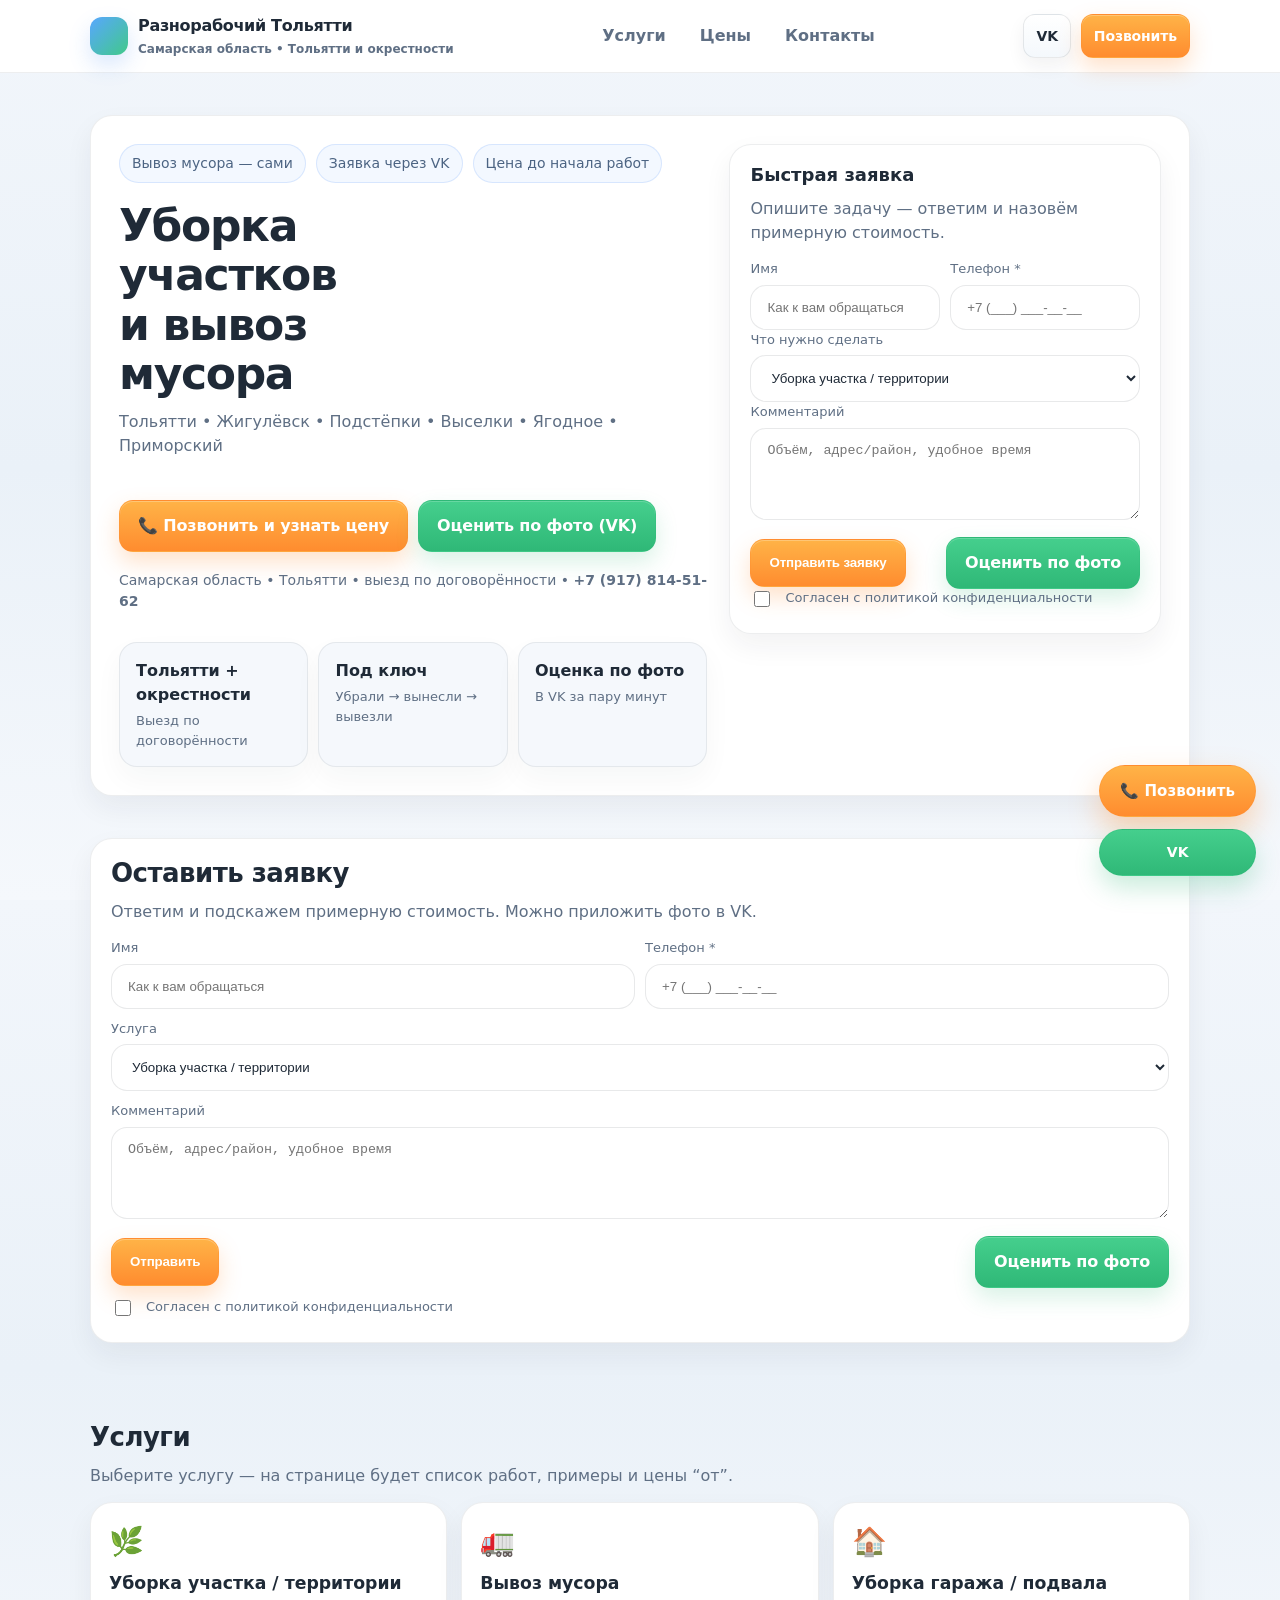
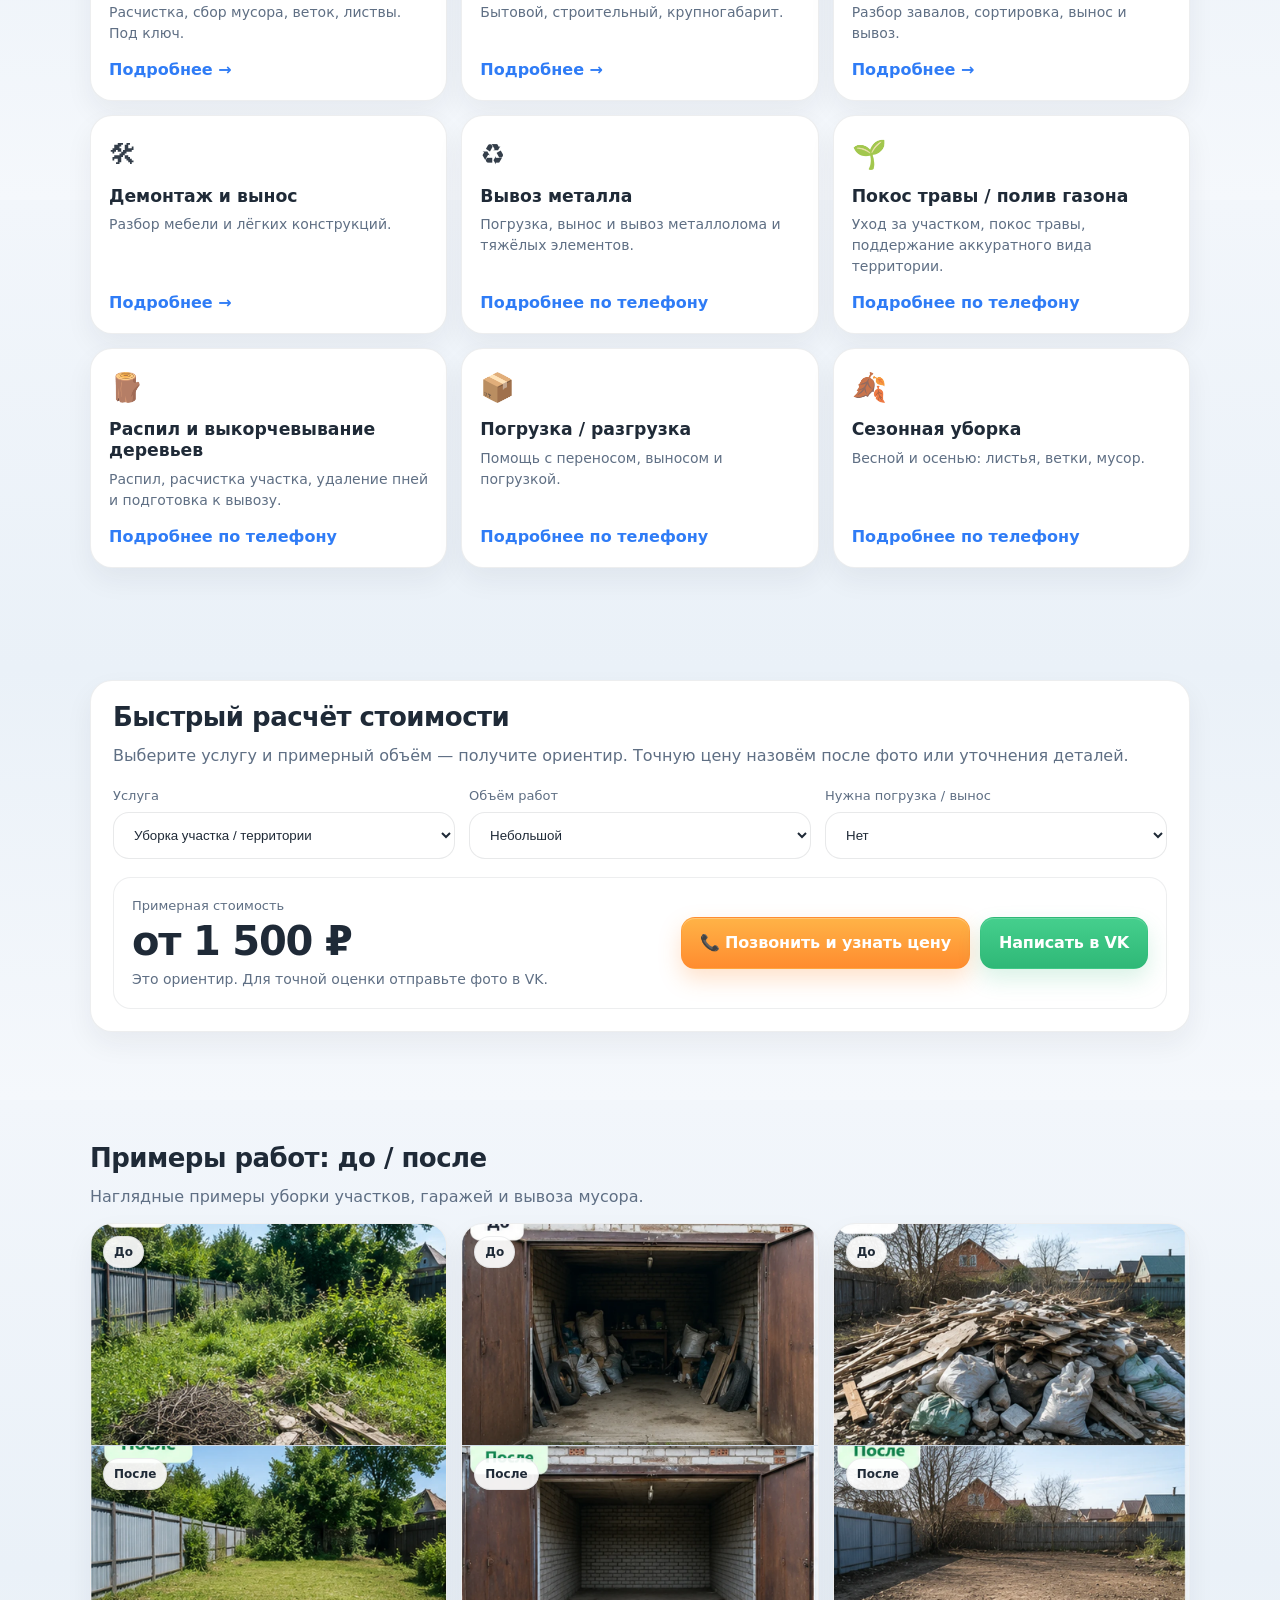
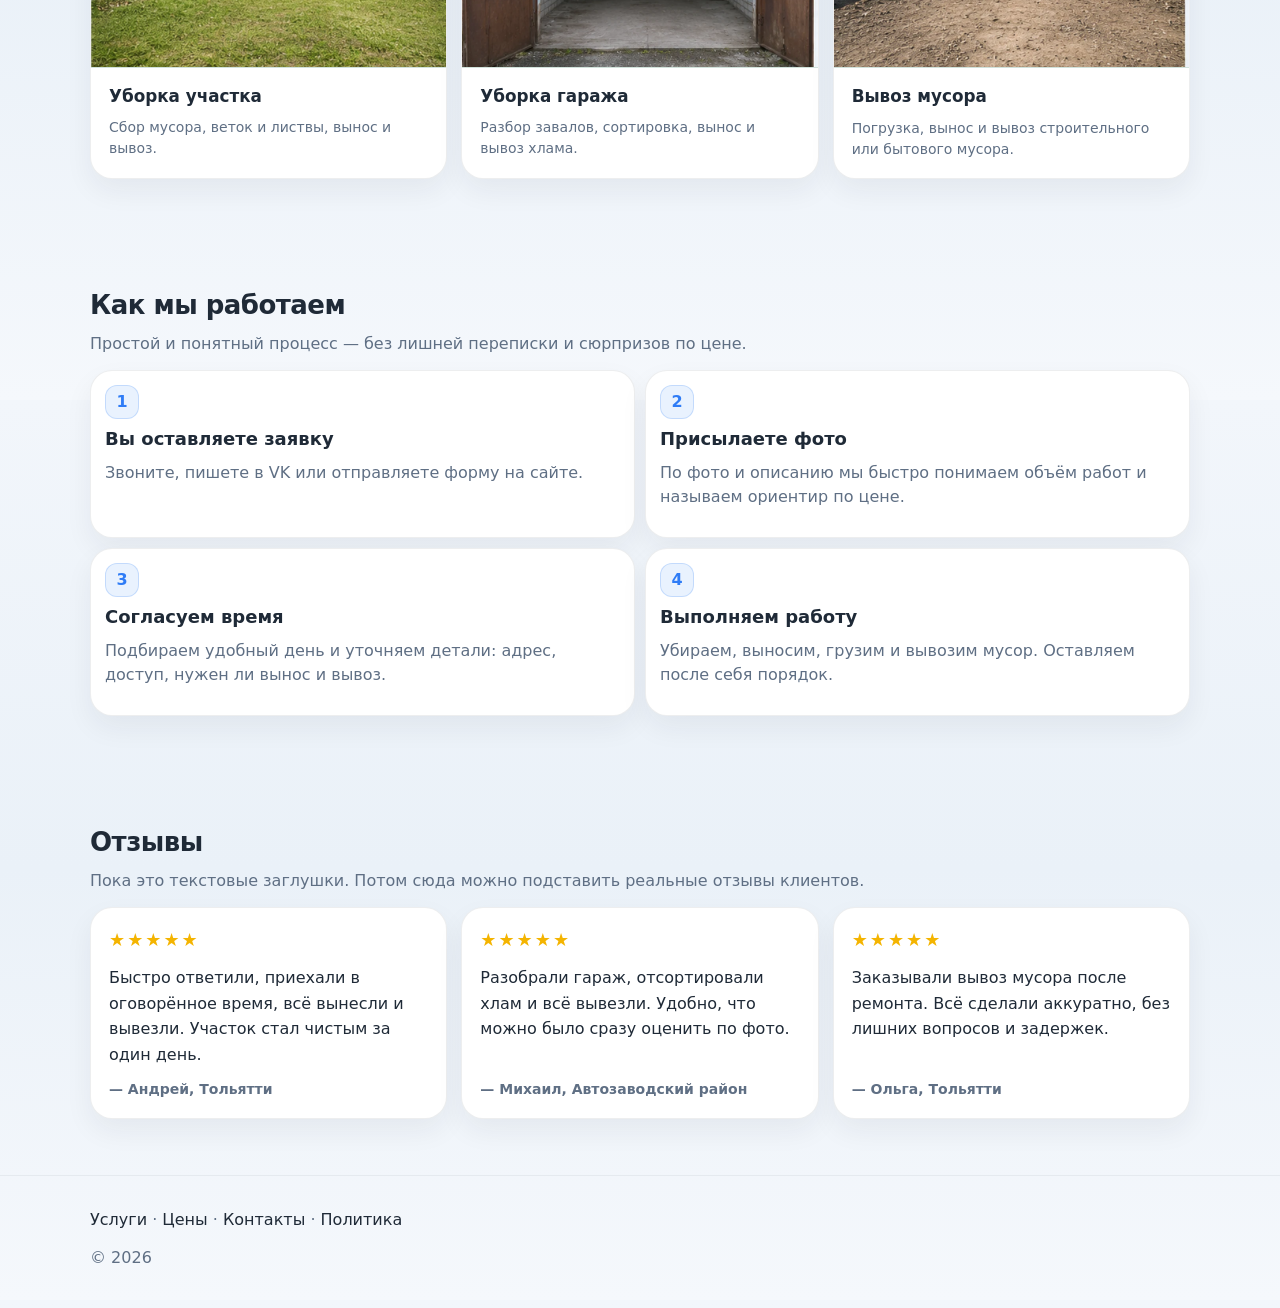
<file: index.html>
<!doctype html>
<html lang="ru">

<head>
    <meta charset="utf-8" />
    <meta name="viewport" content="width=device-width,initial-scale=1" />
    <title>Уборка участков и вывоз мусора в Тольятти — оценка по фото</title>
    <meta name="description"
        content="Уборка территории, расчистка участков, уборка гаражей и вывоз мусора в Тольятти и окрестностях. Оценка по фото в VK." />

    <link rel="icon" href="./favicon.svg" type="image/svg+xml" />
    <meta name="theme-color" content="#0b1220" />

    <meta property="og:title" content="Уборка участков и вывоз мусора в Тольятти — оценка по фото" />
    <meta property="og:description"
        content="Уборка территории, расчистка участков, уборка гаражей и вывоз мусора в Тольятти и окрестностях." />
    <meta property="og:type" content="website" />
    <meta property="og:url" content="https://maximyumakov.github.io/tolyatti-worker/" />
    <meta property="og:locale" content="ru_RU" />

    <link rel="stylesheet" href="./assets/css/style.css" />

    <script type="application/ld+json">
{
  "@context": "https://schema.org",
  "@type": "LocalBusiness",
  "name": "Разнорабочий Тольятти",
  "description": "Уборка участков, вывоз мусора, уборка гаражей, демонтаж и вынос в Тольятти и ближайших окрестностях.",
  "areaServed": "Тольятти",
  "telephone": "+79178145162",
  "email": "on.point.1@yandex.ru",
  "url": "https://maximyumakov.github.io/tolyatti-worker/",
  "sameAs": [
    "https://vk.com/id1104069924"
  ]
}
</script>
</head>

<body>

    <div id="header"></div>

    <main>

        <section class="hero">
            <div class="container">

                <div class="hero__wrap card">

                    <div class="hero__top">

                        <div class="hero__badges">
                            <div class="pill">Вывоз мусора — сами</div>
                            <div class="pill">Заявка через VK</div>
                            <div class="pill">Цена до начала работ</div>
                        </div>

                        <div>
                            <h1>Уборка участков<br>и вывоз мусора</h1>
                            <p>Тольятти • Жигулёвск • Подстёпки • Выселки • Ягодное • Приморский</p>
                        </div>

                        <div class="hero__actions">
                            <a class="btn btn-primary" data-phone-href href="#">📞 Позвонить и узнать цену</a> <a
                                class="btn btn-green" data-tg-photo href="#" rel="noopener">Оценить по фото
                                (VK)</a>
                        </div>

                        <div class="hero__note">
                            Самарская область • Тольятти • выезд по договорённости • <strong data-phone></strong>
                        </div>

                        <div class="kpi">
                            <div class="kpi__item">
                                <div class="kpi__title">Тольятти + окрестности</div>
                                <div class="kpi__desc">Выезд по договорённости</div>
                            </div>

                            <div class="kpi__item">
                                <div class="kpi__title">Под ключ</div>
                                <div class="kpi__desc">Убрали → вынесли → вывезли</div>
                            </div>

                            <div class="kpi__item">
                                <div class="kpi__title">Оценка по фото</div>
                                <div class="kpi__desc">В VK за пару минут</div>
                            </div>
                        </div>

                    </div>

                    <div class="form card">

                        <h3>Быстрая заявка</h3>

                        <p>Опишите задачу — ответим и назовём примерную стоимость.</p>

                        <form data-lead-form>
                            <input type="text" name="company" tabindex="-1" autocomplete="off" style="display:none" />

                            <div class="form__row">
                                <div>
                                    <label for="hero-name">Имя</label>
                                    <input class="input" id="hero-name" type="text" name="name"
                                        placeholder="Как к вам обращаться" />
                                </div>

                                <div>
                                    <label for="hero-phone">Телефон *</label>
                                    <input class="input" id="hero-phone" type="tel" name="phone" placeholder="+7 ..."
                                        required />
                                </div>
                            </div>

                            <label for="hero-service">Что нужно сделать</label>
                            <select id="hero-service" name="service">
                                <option>Уборка участка / территории</option>
                                <option>Вывоз мусора</option>
                                <option>Уборка гаража / подвала</option>
                                <option>Демонтаж и вынос</option>
                            </select>

                            <label for="hero-comment">Комментарий</label>
                            <textarea id="hero-comment" name="comment"
                                placeholder="Объём, адрес/район, удобное время"></textarea>

                            <div class="form__actions">
                                <button class="btn btn-primary" type="submit">
                                    Отправить заявку
                                </button>

                                <a class="btn btn-green" data-tg-photo href="#" rel="noopener">
                                    Оценить по фото
                                </a>
                            </div>

                            <div class="check">
                                <input type="checkbox" name="agree" id="agree-hero" required />
                                <label for="agree-hero">
                                    Согласен с <a href="./privacy/">политикой конфиденциальности</a>
                                </label>
                            </div>

                        </form>

                    </div>

                </div>

            </div>
        </section>

        <section class="section-sm">
            <div class="container">
                <div class="card form">
                    <h2>Оставить заявку</h2>
                    <p>Ответим и подскажем примерную стоимость. Можно приложить фото в VK.</p>

                    <form data-lead-form>
                        <input type="text" name="company" tabindex="-1" autocomplete="off" style="display:none" />

                        <div class="form__row">
                            <div>
                                <label for="quick-name">Имя</label>
                                <input class="input" id="quick-name" type="text" name="name"
                                    placeholder="Как к вам обращаться" />
                            </div>
                            <div>
                                <label for="quick-phone">Телефон *</label>
                                <input class="input" id="quick-phone" type="tel" name="phone" placeholder="+7 ..."
                                    required />
                            </div>
                        </div>

                        <div style="margin-top:10px">
                            <label for="quick-service">Услуга</label>
                            <select id="quick-service" name="service">
                                <option>Уборка участка / территории</option>
                                <option>Вывоз мусора</option>
                                <option>Уборка гаража / подвала</option>
                                <option>Демонтаж / разбор мебели</option>
                                <option>Погрузка / вынос</option>
                            </select>
                        </div>

                        <div style="margin-top:10px">
                            <label for="quick-comment">Комментарий</label>
                            <textarea id="quick-comment" name="comment"
                                placeholder="Объём, адрес/район, удобное время"></textarea>
                        </div>

                        <div class="form__actions">
                            <button class="btn btn-primary" type="submit">Отправить</button>
                            <a class="btn btn-green" data-tg-photo href="#" rel="noopener">Оценить по фото</a>
                        </div>

                        <div class="check" style="margin-top:10px">
                            <input type="checkbox" name="agree" id="agree2" required />
                            <label for="agree2">Согласен с <a href="./privacy/">политикой конфиденциальности</a></label>
                        </div>
                    </form>
                </div>
            </div>
        </section>

        <section class="section">
            <div class="container">

                <h2>Услуги</h2>

                <p>Выберите услугу — на странице будет список работ, примеры и цены “от”.</p>

                <div class="grid grid-3">

                    <a class="card service-card" href="./services/uborka-uchastka/">
                        <div class="service-card__icon">🌿</div>
                        <div class="service-card__title">
                            Уборка участка / территории
                        </div>
                        <div class="service-card__text">
                            Расчистка, сбор мусора, веток, листвы. Под ключ.
                        </div>
                        <div class="service-card__link">
                            Подробнее →
                        </div>
                    </a>

                    <a class="card service-card" href="./services/vyvoz-musora/">
                        <div class="service-card__icon">🚛</div>
                        <div class="service-card__title">
                            Вывоз мусора
                        </div>
                        <div class="service-card__text">
                            Бытовой, строительный, крупногабарит.
                        </div>
                        <div class="service-card__link">
                            Подробнее →
                        </div>
                    </a>

                    <a class="card service-card" href="./services/uborka-garazha/">
                        <div class="service-card__icon">🏠</div>
                        <div class="service-card__title">
                            Уборка гаража / подвала
                        </div>
                        <div class="service-card__text">
                            Разбор завалов, сортировка, вынос и вывоз.
                        </div>
                        <div class="service-card__link">
                            Подробнее →
                        </div>
                    </a>

                    <a class="card service-card" href="./services/demontazh-i-vynos/">
                        <div class="service-card__icon">🛠</div>
                        <div class="service-card__title">
                            Демонтаж и вынос
                        </div>
                        <div class="service-card__text">
                            Разбор мебели и лёгких конструкций.
                        </div>
                        <div class="service-card__link">
                            Подробнее →
                        </div>
                    </a>

                    <a class="card service-card">
                        <div class="service-card__icon">♻️</div>
                        <div class="service-card__title">Вывоз металла</div>
                        <div class="service-card__text">Погрузка, вынос и вывоз металлолома и тяжёлых элементов.</div>
                        <div class="service-card__link">
                            Подробнее по телефону
                        </div>
                    </a>

                    <a class="card service-card">
                        <div class="service-card__icon">🌱</div>
                        <div class="service-card__title">Покос травы / полив газона</div>
                        <div class="service-card__text">Уход за участком, покос травы, поддержание аккуратного вида
                            территории.</div>
                        <div class="service-card__link">
                            Подробнее по телефону
                        </div>
                    </a>

                    <a class="card service-card">
                        <div class="service-card__icon">🪵</div>
                        <div class="service-card__title">Распил и выкорчевывание деревьев</div>
                        <div class="service-card__text">Распил, расчистка участка, удаление пней и подготовка к вывозу.
                        </div>
                        <div class="service-card__link">
                            Подробнее по телефону
                        </div>
                    </a>

                    <div class="card service-card">
                        <div class="service-card__icon">📦</div>
                        <div class="service-card__title">
                            Погрузка / разгрузка
                        </div>
                        <div class="service-card__text">
                            Помощь с переносом, выносом и погрузкой.
                        </div>
                        <div class="service-card__link">
                            Подробнее по телефону
                        </div>
                    </div>

                    <div class="card service-card">
                        <div class="service-card__icon">🍂</div>
                        <div class="service-card__title">
                            Сезонная уборка
                        </div>
                        <div class="service-card__text">
                            Весной и осенью: листья, ветки, мусор.
                        </div>
                        <div class="service-card__link">
                            Подробнее по телефону
                        </div>
                    </div>

                </div>

            </div>
        </section>

        <section class="section">
            <div class="container">
                <div class="card calc">
                    <div class="calc__head">
                        <div>
                            <h2>Быстрый расчёт стоимости</h2>
                            <p>Выберите услугу и примерный объём — получите ориентир. Точную цену назовём после фото или
                                уточнения деталей.</p>
                        </div>
                    </div>

                    <div class="calc__grid">
                        <div>
                            <label for="calc-service">Услуга</label>
                            <select id="calc-service" class="input">
                                <option value="1500">Уборка участка / территории</option>
                                <option value="2000">Вывоз мусора</option>
                                <option value="1800">Уборка гаража / подвала</option>
                                <option value="2200">Демонтаж и вынос</option>
                            </select>
                        </div>

                        <div>
                            <label for="calc-volume">Объём работ</label>
                            <select id="calc-volume" class="input">
                                <option value="1">Небольшой</option>
                                <option value="1.5">Средний</option>
                                <option value="2">Большой</option>
                            </select>
                        </div>

                        <div>
                            <label for="calc-loading">Нужна погрузка / вынос</label>
                            <select id="calc-loading" class="input">
                                <option value="0">Нет</option>
                                <option value="700">Да</option>
                            </select>
                        </div>
                    </div>

                    <div class="calc__result">
                        <div class="calc__price-wrap">
                            <div class="calc__label">Примерная стоимость</div>
                            <div class="calc__price" id="calc-result">от 1 500 ₽</div>
                            <div class="calc__sub">Это ориентир. Для точной оценки отправьте фото в VK.</div>
                        </div>

                        <div class="calc__actions">
                            <a class="btn btn-primary" data-phone-href href="#">
                                📞 Позвонить и узнать цену
                            </a>

                            <a class="btn btn-green" data-tg-photo href="#" rel="noopener">
                                Написать в VK
                            </a>
                        </div>
                    </div>
                </div>
            </div>
        </section>

        <section class="section">
    <div class="container">
        <h2>Примеры работ: до / после</h2>
        <p>Наглядные примеры уборки участков, гаражей и вывоза мусора.</p>

        <div class="grid grid-3">
            <div class="card case-card">
                <div class="case-card__media">
                    <img src="./assets/img/cases/yard-before.webp" alt="Участок до уборки">
                    <div class="case-card__badge">До</div>
                </div>
                <div class="case-card__media case-card__media--after">
                    <img src="./assets/img/cases/yard-after.webp" alt="Участок после уборки">
                    <div class="case-card__badge">После</div>
                </div>
                <div class="case-card__content">
                    <div class="case-card__title">Уборка участка</div>
                    <div class="case-card__text">Сбор мусора, веток и листвы, вынос и вывоз.</div>
                </div>
            </div>

            <div class="card case-card">
                <div class="case-card__media">
                    <img src="./assets/img/cases/garage-before.webp" alt="Гараж до уборки">
                    <div class="case-card__badge">До</div>
                </div>
                <div class="case-card__media case-card__media--after">
                    <img src="./assets/img/cases/garage-after.webp" alt="Гараж после уборки">
                    <div class="case-card__badge">После</div>
                </div>
                <div class="case-card__content">
                    <div class="case-card__title">Уборка гаража</div>
                    <div class="case-card__text">Разбор завалов, сортировка, вынос и вывоз хлама.</div>
                </div>
            </div>

            <div class="card case-card">
                <div class="case-card__media">
                    <img src="./assets/img/cases/trash-before.webp" alt="Мусор до вывоза">
                    <div class="case-card__badge">До</div>
                </div>
                <div class="case-card__media case-card__media--after">
                    <img src="./assets/img/cases/trash-after.webp" alt="Площадка после вывоза мусора">
                    <div class="case-card__badge">После</div>
                </div>
                <div class="case-card__content">
                    <div class="case-card__title">Вывоз мусора</div>
                    <div class="case-card__text">Погрузка, вынос и вывоз строительного или бытового мусора.</div>
                </div>
            </div>
        </div>
    </div>
</section>

        <section class="section">
            <div class="container">
                <h2>Как мы работаем</h2>
                <p>Простой и понятный процесс — без лишней переписки и сюрпризов по цене.</p>

                <div class="grid grid-2 steps">
                    <div class="card step">
                        <div class="step__num">1</div>
                        <h3>Вы оставляете заявку</h3>
                        <p>Звоните, пишете в VK или отправляете форму на сайте.</p>
                    </div>

                    <div class="card step">
                        <div class="step__num">2</div>
                        <h3>Присылаете фото</h3>
                        <p>По фото и описанию мы быстро понимаем объём работ и называем ориентир по цене.</p>
                    </div>

                    <div class="card step">
                        <div class="step__num">3</div>
                        <h3>Согласуем время</h3>
                        <p>Подбираем удобный день и уточняем детали: адрес, доступ, нужен ли вынос и вывоз.</p>
                    </div>

                    <div class="card step">
                        <div class="step__num">4</div>
                        <h3>Выполняем работу</h3>
                        <p>Убираем, выносим, грузим и вывозим мусор. Оставляем после себя порядок.</p>
                    </div>
                </div>
            </div>
        </section>

        <section class="section">
            <div class="container">
                <h2>Отзывы</h2>
                <p>Пока это текстовые заглушки. Потом сюда можно подставить реальные отзывы клиентов.</p>

                <div class="grid grid-3">
                    <div class="card review-card">
                        <div class="review-card__stars">★★★★★</div>
                        <div class="review-card__text">
                            Быстро ответили, приехали в оговорённое время, всё вынесли и вывезли. Участок стал чистым за
                            один день.
                        </div>
                        <div class="review-card__name">— Андрей, Тольятти</div>
                    </div>

                    <div class="card review-card">
                        <div class="review-card__stars">★★★★★</div>
                        <div class="review-card__text">
                            Разобрали гараж, отсортировали хлам и всё вывезли. Удобно, что можно было сразу оценить по
                            фото.
                        </div>
                        <div class="review-card__name">— Михаил, Автозаводский район</div>
                    </div>

                    <div class="card review-card">
                        <div class="review-card__stars">★★★★★</div>
                        <div class="review-card__text">
                            Заказывали вывоз мусора после ремонта. Всё сделали аккуратно, без лишних вопросов и
                            задержек.
                        </div>
                        <div class="review-card__name">— Ольга, Тольятти</div>
                    </div>
                </div>
            </div>
        </section>

    </main>

    <div id="footer"></div>

    <script src="./assets/js/layout.js"></script>
    <script src="./assets/js/main.js"></script>
    <script src="./assets/js/calc.js"></script>
</body>

</html>
</file>
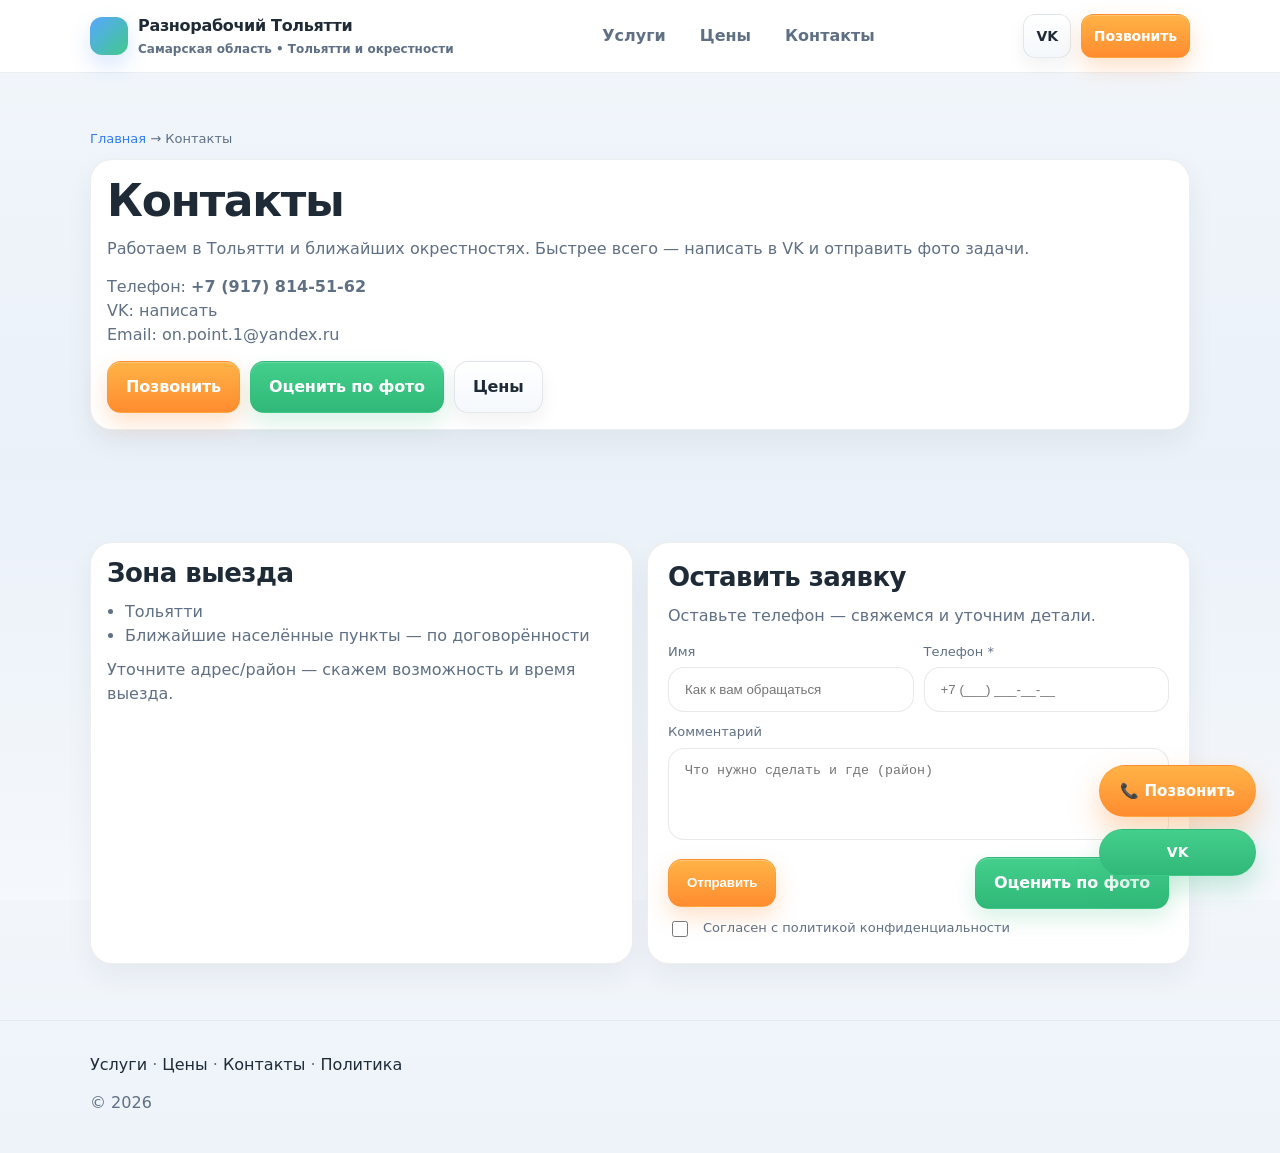
<file: contacts/index.html>
<!-- contacts/index.html -->
<!doctype html>
<html lang="ru">

<head>
    <meta charset="utf-8" />
    <meta name="viewport" content="width=device-width,initial-scale=1" />
    <title>Контакты — разнорабочий Тольятти</title>
    <meta name="description"
        content="Контакты: телефон, VK и email. Работаем в Тольятти и ближайших окрестностях. Оценка по фото." />

    <link rel="icon" href="../favicon.svg" type="image/svg+xml" />
    <meta name="theme-color" content="#0b1220" />

    <meta property="og:title" content="Контакты — разнорабочий Тольятти" />
    <meta property="og:description"
        content="Телефон, VK и email для связи. Работаем в Тольятти и ближайших окрестностях." />
    <meta property="og:type" content="website" />
    <meta property="og:url" content="https://maximyumakov.github.io/tolyatti-worker/contacts/" />
    <meta property="og:locale" content="ru_RU" />

    <link rel="stylesheet" href="../assets/css/style.css" />

    <script type="application/ld+json">
{
  "@context": "https://schema.org",
  "@type": "LocalBusiness",
  "name": "Разнорабочий Тольятти",
  "description": "Уборка участков, вывоз мусора, уборка гаражей, демонтаж и вынос в Тольятти и ближайших окрестностях.",
  "areaServed": "Тольятти",
  "telephone": "+7XXXXXXXXXX",
  "email": "mail@example.com",
  "url": "https://maximyumakov.github.io/tolyatti-worker/contacts/",
  "sameAs": [
    "https://vk.com/id1104069924"
  ]
}
</script>
</head>

<body>

    <div id="header"></div>

    <main class="section">
        <div class="container">

            <div class="breadcrumbs">
                <a href="../">Главная</a> → Контакты
            </div>

            <div class="card" style="padding:16px">
                <h1>Контакты</h1>
                <p>Работаем в Тольятти и ближайших окрестностях. Быстрее всего — написать в VK и отправить фото
                    задачи.</p>

                <p style="margin-top:12px">
                    Телефон: <strong data-phone></strong><br />
                    VK: <a data-tg-href href="#" rel="noopener">написать</a><br />
                    Email: <a data-mail-href href="#"><span data-mail></span></a>
                </p>

                <div style="display:flex; gap:10px; flex-wrap:wrap;">
                    <a class="btn btn-primary" data-phone-href href="#">Позвонить</a>
                    <a class="btn btn-green" data-tg-photo href="#" rel="noopener">Оценить по фото</a>
                    <a class="btn" href="../prices/">Цены</a>
                </div>
            </div>

            <div class="section"></div>

            <div class="grid grid-2">
                <div class="card" style="padding:16px">
                    <h2>Зона выезда</h2>
                    <ul>
                        <li>Тольятти</li>
                        <li>Ближайшие населённые пункты — по договорённости</li>
                    </ul>
                    <p style="margin-top:10px">Уточните адрес/район — скажем возможность и время выезда.</p>
                </div>

                <div class="card form">
                    <h2>Оставить заявку</h2>
                    <p>Оставьте телефон — свяжемся и уточним детали.</p>

                    <form data-lead-form>
                        <input type="text" name="company" tabindex="-1" autocomplete="off" style="display:none" />

                        <div class="form__row">
                            <div>
                                <label for="contacts-name">Имя</label>
                                <input class="input" id="contacts-name" type="text" name="name"
                                    placeholder="Как к вам обращаться" />
                            </div>
                            <div>
                                <label for="contacts-phone">Телефон *</label>
                                <input class="input" id="contacts-phone" type="tel" name="phone" placeholder="+7 ..."
                                    required />
                            </div>
                        </div>

                        <div style="margin-top:10px">
                            <label for="contacts-comment">Комментарий</label>
                            <textarea id="contacts-comment" name="comment"
                                placeholder="Что нужно сделать и где (район)"></textarea>
                        </div>

                        <div class="form__actions">
                            <button class="btn btn-primary" type="submit">Отправить</button>
                            <a class="btn btn-green" data-tg-photo href="#" rel="noopener">Оценить по фото</a>
                        </div>

                        <div class="check" style="margin-top:10px">
                            <input type="checkbox" name="agree" id="agreeContacts" required />
                            <label for="agreeContacts">
                                Согласен с <a href="../privacy/">политикой конфиденциальности</a>
                            </label>
                        </div>
                    </form>
                </div>
            </div>

        </div>
    </main>

    <div id="footer"></div>

    <script src="../assets/js/layout.js"></script>
    <script src="../assets/js/main.js"></script>
</body>

</html>
</file>
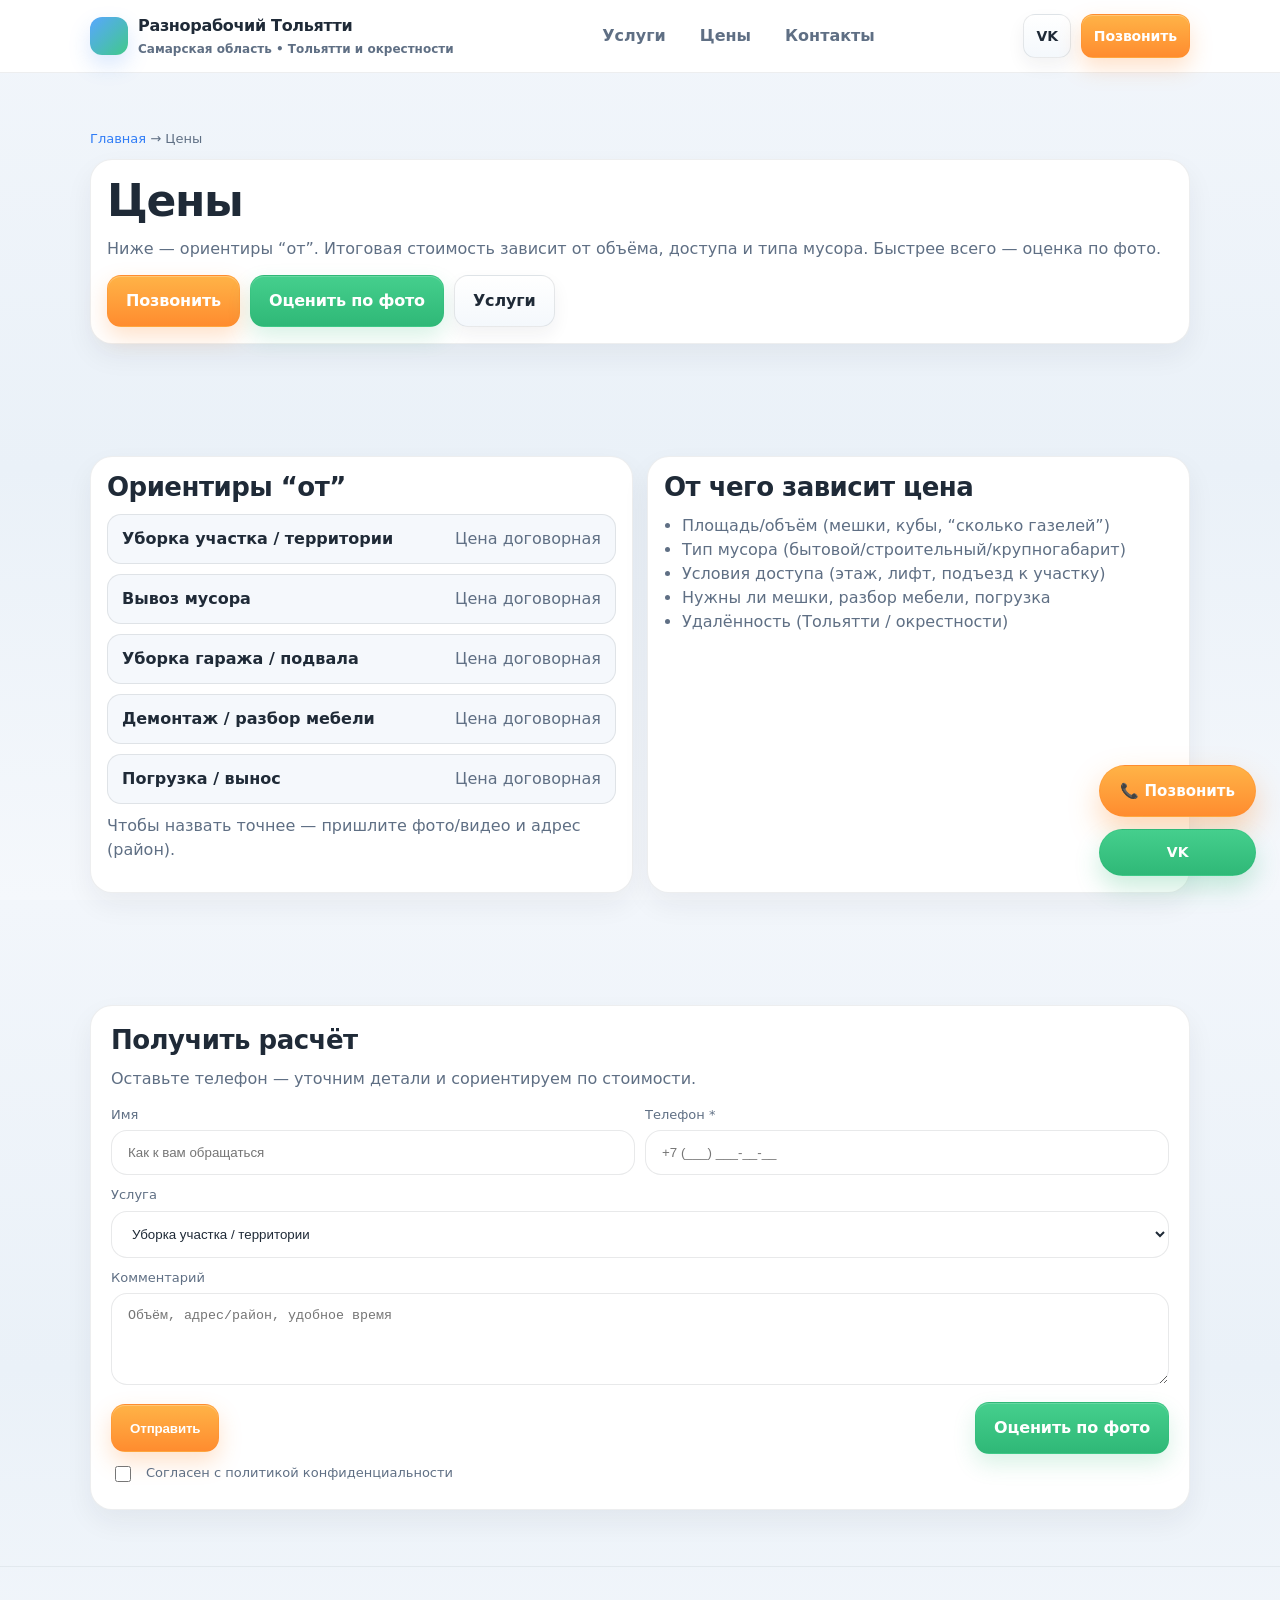
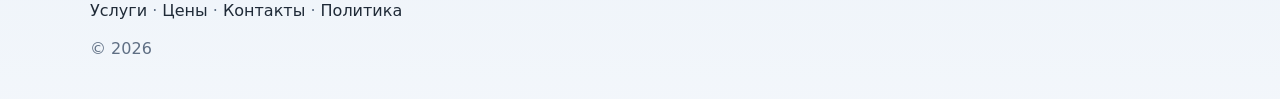
<file: prices/index.html>
<!-- prices/index.html -->

<!doctype html>
<html lang="ru">

<head>
    <meta charset="utf-8" />
    <meta name="viewport" content="width=device-width,initial-scale=1" />
    <title>Цены — уборка и вывоз мусора в Тольятти</title>

    <meta name="description"
        content="Цены на уборку территории, вывоз мусора, уборку гаражей и демонтаж. Тольятти и ближайшие окрестности. Оценка по фото в VK." />

    <link rel="icon" href="../favicon.svg" type="image/svg+xml" />
    <meta name="theme-color" content="#0b1220" />

    <meta property="og:title" content="Цены — уборка и вывоз мусора в Тольятти" />
    <meta property="og:description"
        content="Ориентировочные цены на уборку участка, вывоз мусора, уборку гаражей и демонтаж." />
    <meta property="og:type" content="website" />
    <meta property="og:url" content="https://maximyumakov.github.io/tolyatti-worker/prices/" />
    <meta property="og:locale" content="ru_RU" />

    <link rel="stylesheet" href="../assets/css/style.css" />

    <script type="application/ld+json">
{
 "@context": "https://schema.org",
 "@type": "LocalBusiness",
 "name": "Разнорабочий Тольятти",
 "description": "Уборка участков, вывоз мусора, уборка гаражей, демонтаж и вынос.",
 "areaServed": "Тольятти",
 "telephone": "+7XXXXXXXXXX",
 "email": "mail@example.com",
 "url": "https://maximyumakov.github.io/tolyatti-worker/prices/",
 "sameAs": [
   "https://vk.com/id1104069924"
 ]
}
</script>

</head>

<body>

    <div id="header"></div>

    <main class="section">
        <div class="container">

            <div class="breadcrumbs">
                <a href="../">Главная</a> → Цены
            </div>

            <div class="card" style="padding:16px">

                <h1>Цены</h1>

                <p>
                    Ниже — ориентиры “от”. Итоговая стоимость зависит от объёма, доступа и типа мусора.
                    Быстрее всего — оценка по фото.
                </p>

                <div style="display:flex; gap:10px; flex-wrap:wrap; margin-top:10px">

                    <a class="btn btn-primary" data-phone-href href="#">
                        Позвонить
                    </a>

                    <a class="btn btn-green" data-tg-photo href="#" rel="noopener">
                        Оценить по фото
                    </a>

                    <a class="btn" href="../services/">
                        Услуги
                    </a>

                </div>

            </div>

            <div class="section"></div>

            <div class="grid grid-2">

                <div class="card" style="padding:16px">

                    <h2>Ориентиры “от”</h2>

                    <div class="price-list">

                        <div class="price-item">
                            <strong>Уборка участка / территории</strong>
                            <span>Цена договорная</span>
                        </div>

                        <div class="price-item">
                            <strong>Вывоз мусора</strong>
                            <span>Цена договорная</span>
                        </div>

                        <div class="price-item">
                            <strong>Уборка гаража / подвала</strong>
                            <span>Цена договорная</span>
                        </div>

                        <div class="price-item">
                            <strong>Демонтаж / разбор мебели</strong>
                            <span>Цена договорная</span>
                        </div>

                        <div class="price-item">
                            <strong>Погрузка / вынос</strong>
                            <span>Цена договорная</span>
                        </div>

                    </div>

                    <p style="margin-top:10px">
                        Чтобы назвать точнее — пришлите фото/видео и адрес (район).
                    </p>

                </div>


                <div class="card" style="padding:16px">

                    <h2>От чего зависит цена</h2>

                    <ul>
                        <li>Площадь/объём (мешки, кубы, “сколько газелей”)</li>
                        <li>Тип мусора (бытовой/строительный/крупногабарит)</li>
                        <li>Условия доступа (этаж, лифт, подъезд к участку)</li>
                        <li>Нужны ли мешки, разбор мебели, погрузка</li>
                        <li>Удалённость (Тольятти / окрестности)</li>
                    </ul>

                </div>

            </div>

            <div class="section"></div>

            <div class="card form">

                <h2>Получить расчёт</h2>

                <p>
                    Оставьте телефон — уточним детали и сориентируем по стоимости.
                </p>

                <form data-lead-form>

                    <input type="text" name="company" tabindex="-1" autocomplete="off" style="display:none" />

                    <div class="form__row">

                        <div>
                            <label for="price-name">Имя</label>
                            <input class="input" id="price-name" type="text" name="name"
                                placeholder="Как к вам обращаться" />
                        </div>

                        <div>
                            <label for="price-phone">Телефон *</label>
                            <input class="input" id="price-phone" type="tel" name="phone" placeholder="+7 ..."
                                required />
                        </div>

                    </div>

                    <div style="margin-top:10px">

                        <label for="price-service">Услуга</label>

                        <select id="price-service" name="service">
                            <option>Уборка участка / территории</option>
                            <option>Вывоз мусора</option>
                            <option>Уборка гаража / подвала</option>
                            <option>Демонтаж / разбор мебели</option>
                            <option>Погрузка / вынос</option>
                        </select>

                    </div>

                    <div style="margin-top:10px">

                        <label for="price-comment">Комментарий</label>

                        <textarea id="price-comment" name="comment"
                            placeholder="Объём, адрес/район, удобное время"></textarea>

                    </div>

                    <div class="form__actions">

                        <button class="btn btn-primary" type="submit">
                            Отправить
                        </button>

                        <a class="btn btn-green" data-tg-photo href="#" rel="noopener">
                            Оценить по фото
                        </a>

                    </div>

                    <div class="check" style="margin-top:10px">

                        <input type="checkbox" name="agree" id="agreePrices" required />

                        <label for="agreePrices">
                            Согласен с <a href="../privacy/">политикой конфиденциальности</a>
                        </label>

                    </div>

                </form>

            </div>

        </div>
    </main>

    <div id="footer"></div>

    <script src="../assets/js/layout.js"></script>
    <script src="../assets/js/main.js"></script>

</body>

</html>
</file>
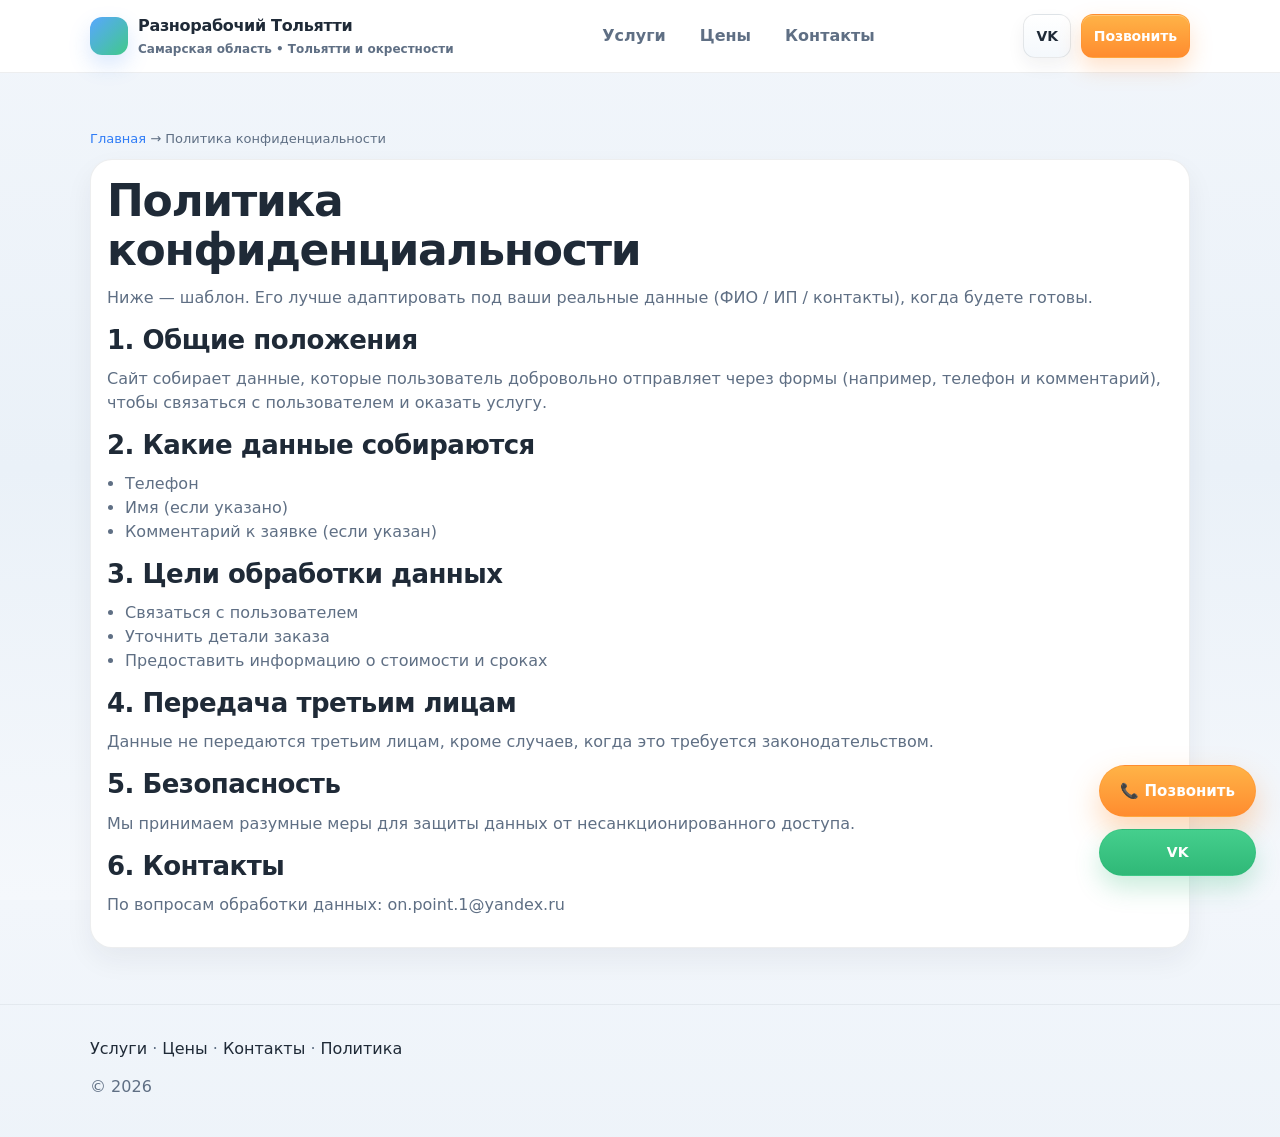
<file: privacy/index.html>
<!-- privacy/index.html -->

<!doctype html>
<html lang="ru">

<head>
    <meta charset="utf-8" />
    <meta name="viewport" content="width=device-width,initial-scale=1" />
    <title>Политика конфиденциальности</title>
    <meta name="description" content="Политика конфиденциальности и обработки персональных данных." />

    <link rel="icon" href="../favicon.svg" type="image/svg+xml" />
    <meta name="theme-color" content="#0b1220" />

    <meta property="og:title" content="Политика конфиденциальности" />
    <meta property="og:description" content="Политика конфиденциальности и обработки персональных данных." />
    <meta property="og:type" content="website" />
    <meta property="og:url" content="https://maximyumakov.github.io/tolyatti-worker/privacy/" />
    <meta property="og:locale" content="ru_RU" />

    <link rel="stylesheet" href="../assets/css/style.css" />
</head>

<body>

    <div id="header"></div>

    <main class="section">
        <div class="container">

            <div class="breadcrumbs">
                <a href="../">Главная</a> → Политика конфиденциальности
            </div>

            <div class="card" style="padding:16px">
                <h1>Политика конфиденциальности</h1>
                <p>
                    Ниже — шаблон. Его лучше адаптировать под ваши реальные данные
                    (ФИО / ИП / контакты), когда будете готовы.
                </p>

                <h2 style="margin-top:16px">1. Общие положения</h2>
                <p>
                    Сайт собирает данные, которые пользователь добровольно отправляет через формы
                    (например, телефон и комментарий), чтобы связаться с пользователем и оказать услугу.
                </p>

                <h2 style="margin-top:16px">2. Какие данные собираются</h2>
                <ul>
                    <li>Телефон</li>
                    <li>Имя (если указано)</li>
                    <li>Комментарий к заявке (если указан)</li>
                </ul>

                <h2 style="margin-top:16px">3. Цели обработки данных</h2>
                <ul>
                    <li>Связаться с пользователем</li>
                    <li>Уточнить детали заказа</li>
                    <li>Предоставить информацию о стоимости и сроках</li>
                </ul>

                <h2 style="margin-top:16px">4. Передача третьим лицам</h2>
                <p>
                    Данные не передаются третьим лицам, кроме случаев, когда это требуется законодательством.
                </p>

                <h2 style="margin-top:16px">5. Безопасность</h2>
                <p>
                    Мы принимаем разумные меры для защиты данных от несанкционированного доступа.
                </p>

                <h2 style="margin-top:16px">6. Контакты</h2>
                <p>
                    По вопросам обработки данных: <a data-mail-href href="#"><span data-mail></span></a>
                </p>
            </div>

        </div>
    </main>

    <div id="footer"></div>

    <script src="../assets/js/layout.js"></script>
    <script src="../assets/js/main.js"></script>
</body>

</html>
</file>
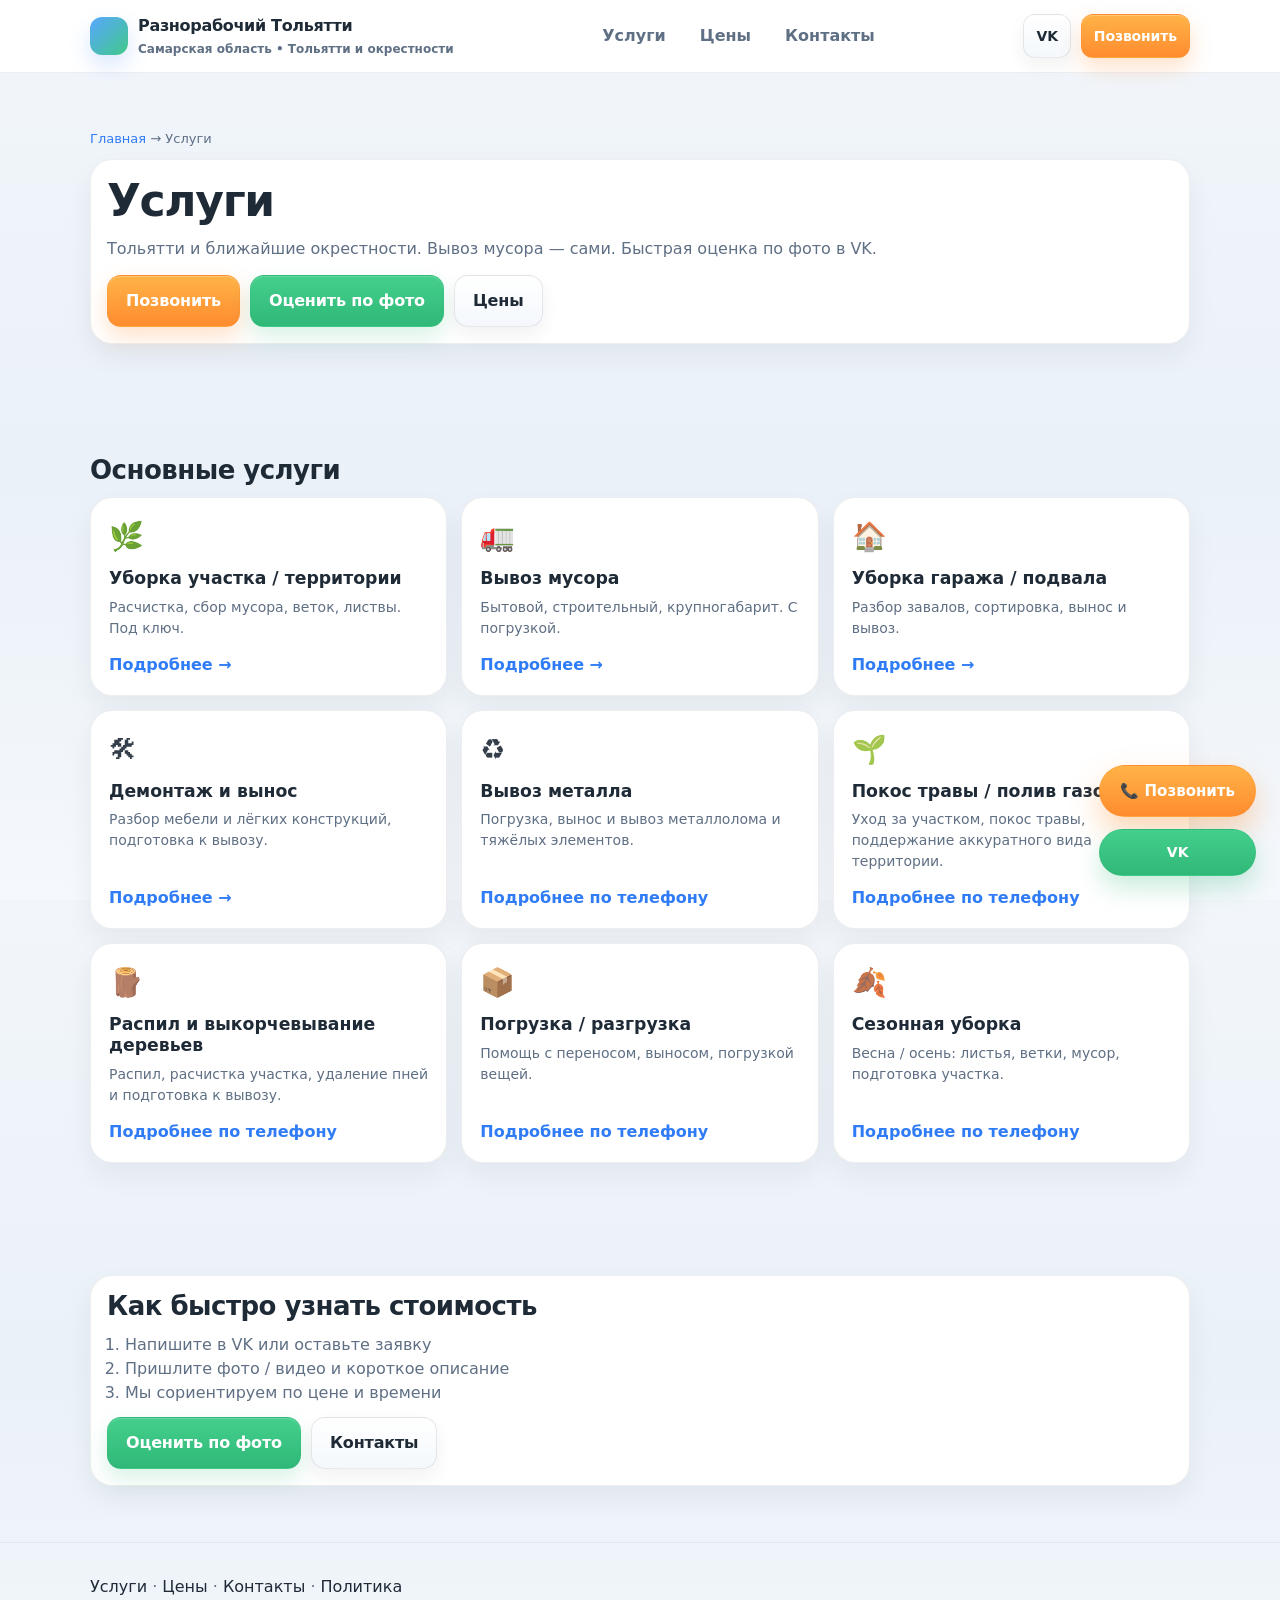
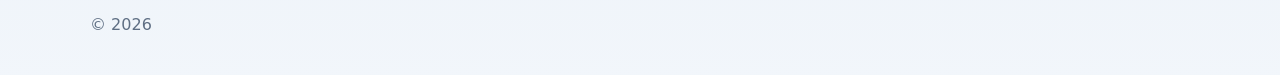
<file: services/index.html>
<!-- services/index.html -->

<!doctype html>
<html lang="ru">

<head>
    <meta charset="utf-8" />
    <meta name="viewport" content="width=device-width,initial-scale=1" />

    <title>Услуги разнорабочего в Тольятти — уборка и вывоз мусора</title>

    <meta name="description"
        content="Все услуги: уборка участков, вывоз мусора, уборка гаражей и подвалов, демонтаж и вынос. Тольятти и ближайшие окрестности." />

    <link rel="icon" href="../favicon.svg" type="image/svg+xml" />
    <meta name="theme-color" content="#0b1220" />

    <meta property="og:title" content="Услуги разнорабочего в Тольятти — уборка и вывоз мусора" />
    <meta property="og:description"
        content="Уборка участков, вывоз мусора, уборка гаражей и подвалов, демонтаж и вынос в Тольятти и окрестностях." />
    <meta property="og:type" content="website" />
    <meta property="og:url" content="https://maximyumakov.github.io/tolyatti-worker/services/" />
    <meta property="og:locale" content="ru_RU" />

    <link rel="stylesheet" href="../assets/css/style.css" />

    <script type="application/ld+json">
{
 "@context": "https://schema.org",
 "@type": "LocalBusiness",
 "name": "Разнорабочий Тольятти",
 "description": "Уборка участков, вывоз мусора, уборка гаражей и подвалов, демонтаж и вынос.",
 "areaServed": "Тольятти",
 "telephone": "+7XXXXXXXXXX",
 "email": "mail@example.com",
 "url": "https://maximyumakov.github.io/tolyatti-worker/services/",
 "sameAs": [
   "https://vk.com/id1104069924"
 ]
}
</script>

</head>

<body>

    <div id="header"></div>

    <main class="section">
        <div class="container">

            <div class="breadcrumbs">
                <a href="../">Главная</a> → Услуги
            </div>

            <div class="card" style="padding:16px">
                <h1>Услуги</h1>
                <p>Тольятти и ближайшие окрестности. Вывоз мусора — сами. Быстрая оценка по фото в VK.</p>

                <div style="display:flex; gap:10px; flex-wrap:wrap; margin-top:10px">
                    <a class="btn btn-primary" data-phone-href href="#">Позвонить</a>
                    <a class="btn btn-green" data-tg-photo href="#" rel="noopener">Оценить по фото</a>
                    <a class="btn" href="../prices/">Цены</a>
                </div>
            </div>

            <div class="section"></div>

            <h2>Основные услуги</h2>

            <div class="grid grid-3">
                <a class="card service-card" href="./uborka-uchastka/">
                    <div class="service-card__icon">🌿</div>
                    <div class="service-card__title">Уборка участка / территории</div>
                    <div class="service-card__text">Расчистка, сбор мусора, веток, листвы. Под ключ.</div>
                    <div class="service-card__link">Подробнее →</div>
                </a>

                <a class="card service-card" href="./vyvoz-musora/">
                    <div class="service-card__icon">🚛</div>
                    <div class="service-card__title">Вывоз мусора</div>
                    <div class="service-card__text">Бытовой, строительный, крупногабарит. С погрузкой.</div>
                    <div class="service-card__link">Подробнее →</div>
                </a>

                <a class="card service-card" href="./uborka-garazha/">
                    <div class="service-card__icon">🏠</div>
                    <div class="service-card__title">Уборка гаража / подвала</div>
                    <div class="service-card__text">Разбор завалов, сортировка, вынос и вывоз.</div>
                    <div class="service-card__link">Подробнее →</div>
                </a>

                <a class="card service-card" href="./demontazh-i-vynos/">
                    <div class="service-card__icon">🛠</div>
                    <div class="service-card__title">Демонтаж и вынос</div>
                    <div class="service-card__text">Разбор мебели и лёгких конструкций, подготовка к вывозу.</div>
                    <div class="service-card__link">Подробнее →</div>
                </a>

                <a class="card service-card">
                    <div class="service-card__icon">♻️</div>
                    <div class="service-card__title">Вывоз металла</div>
                    <div class="service-card__text">Погрузка, вынос и вывоз металлолома и тяжёлых элементов.</div>
                    <div class="service-card__link">
                        Подробнее по телефону
                    </div>
                </a>

                <a class="card service-card">
                    <div class="service-card__icon">🌱</div>
                    <div class="service-card__title">Покос травы / полив газона</div>
                    <div class="service-card__text">Уход за участком, покос травы, поддержание аккуратного вида
                        территории.</div>
                    <div class="service-card__link">
                        Подробнее по телефону
                    </div>
                </a>

                <a class="card service-card">
                    <div class="service-card__icon">🪵</div>
                    <div class="service-card__title">Распил и выкорчевывание деревьев</div>
                    <div class="service-card__text">Распил, расчистка участка, удаление пней и подготовка к вывозу.
                    </div>
                    <div class="service-card__link">
                        Подробнее по телефону
                    </div>
                </a>

                <div class="card service-card">
                    <div class="service-card__icon">📦</div>
                    <div class="service-card__title">Погрузка / разгрузка</div>
                    <div class="service-card__text">Помощь с переносом, выносом, погрузкой вещей.</div>
                    <div class="service-card__link">
                        Подробнее по телефону
                    </div>
                </div>

                <div class="card service-card">
                    <div class="service-card__icon">🍂</div>
                    <div class="service-card__title">Сезонная уборка</div>
                    <div class="service-card__text">Весна / осень: листья, ветки, мусор, подготовка участка.</div>
                    <div class="service-card__link">
                        Подробнее по телефону
                    </div>
                </div>
            </div>

            <div class="section"></div>

            <div class="card" style="padding:16px">
                <h2>Как быстро узнать стоимость</h2>

                <ol style="color:var(--muted); margin:0; padding-left:18px">
                    <li>Напишите в VK или оставьте заявку</li>
                    <li>Пришлите фото / видео и короткое описание</li>
                    <li>Мы сориентируем по цене и времени</li>
                </ol>

                <div style="margin-top:12px; display:flex; gap:10px; flex-wrap:wrap;">
                    <a class="btn btn-green" data-tg-photo href="#" rel="noopener">Оценить по фото</a>
                    <a class="btn" href="../contacts/">Контакты</a>
                </div>
            </div>

        </div>
    </main>

    <div id="footer"></div>

    <script src="../assets/js/layout.js"></script>
    <script src="../assets/js/main.js"></script>
</body>

</html>
</file>
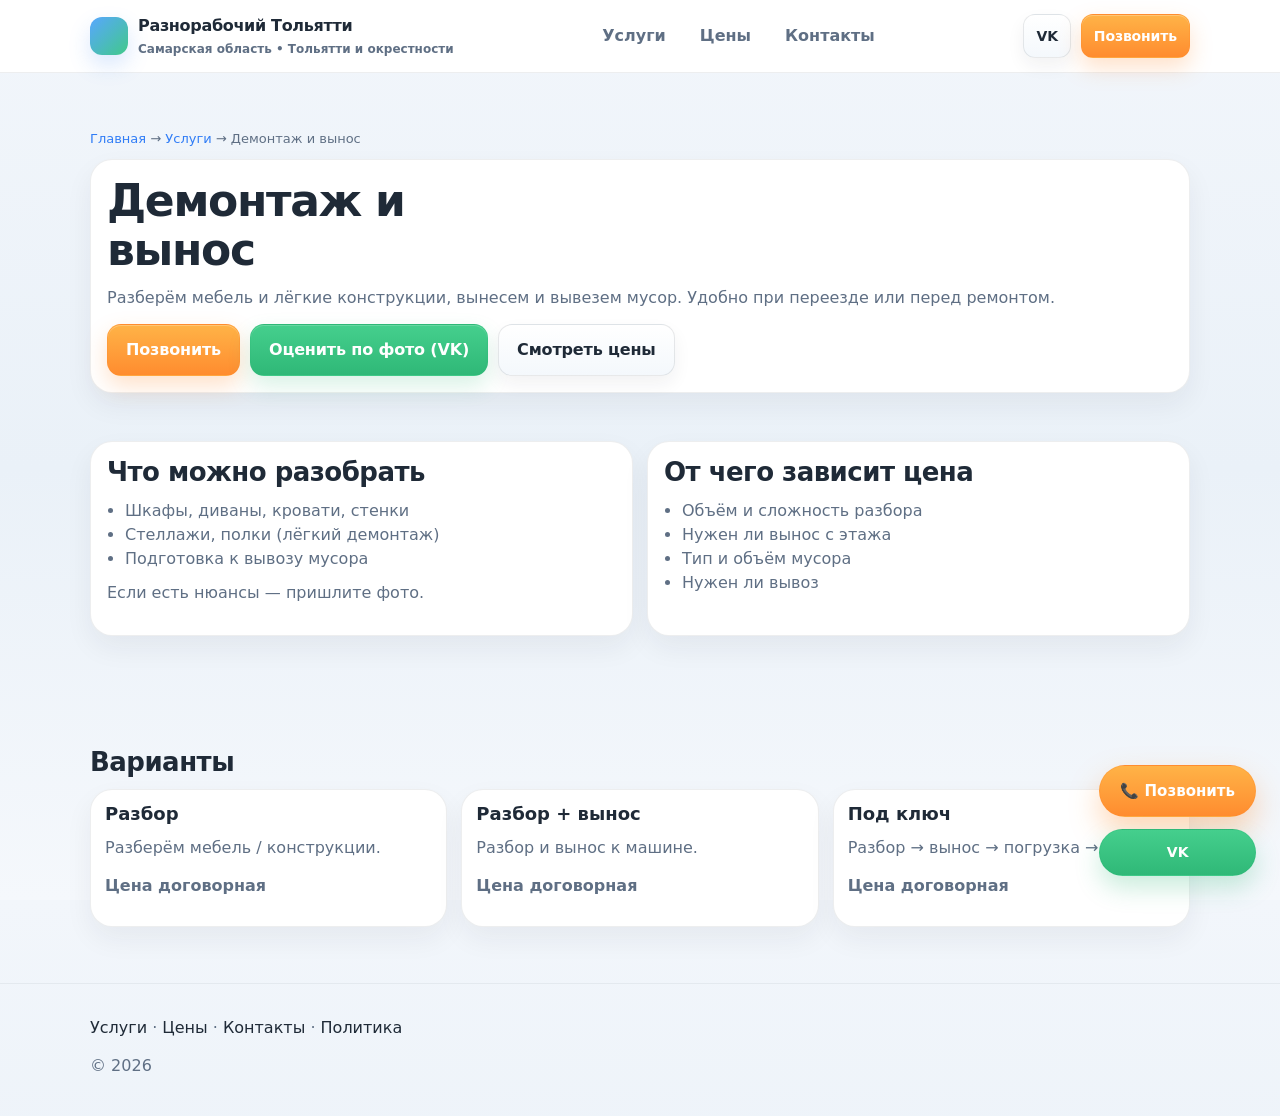
<file: services/demontazh-i-vynos/index.html>
<!-- services/demontazh-i-vynos/index.html -->

<!doctype html>
<html lang="ru">

<head>
    <meta charset="utf-8" />
    <meta name="viewport" content="width=device-width,initial-scale=1" />

    <title>Демонтаж и вынос в Тольятти — разбор мебели и вывоз</title>

    <meta name="description"
        content="Разбор старой мебели, демонтаж лёгких конструкций, вынос и вывоз мусора в Тольятти и окрестностях. Оценка по фото." />

    <link rel="icon" href="../../favicon.svg" type="image/svg+xml" />
    <meta name="theme-color" content="#0b1220" />

    <meta property="og:title" content="Демонтаж и вынос в Тольятти — разбор мебели и вывоз" />
    <meta property="og:description"
        content="Разбор мебели, демонтаж конструкций, вынос и вывоз мусора. Быстрая оценка по фото." />
    <meta property="og:type" content="website" />
    <meta property="og:url" content="https://maximyumakov.github.io/tolyatti-worker/services/demontazh-i-vynos/" />
    <meta property="og:locale" content="ru_RU" />

    <link rel="stylesheet" href="../../assets/css/style.css" />

    <script type="application/ld+json">
{
 "@context": "https://schema.org",
 "@type": "LocalBusiness",
 "name": "Разнорабочий Тольятти",
 "description": "Демонтаж мебели, вынос и вывоз мусора.",
 "areaServed": "Тольятти",
 "telephone": "+7XXXXXXXXXX",
 "email": "mail@example.com",
 "url": "https://maximyumakov.github.io/tolyatti-worker/services/demontazh-i-vynos/",
 "sameAs": [
   "https://vk.com/id1104069924"
 ]
}
</script>

</head>

<body>

    <div id="header"></div>

    <main class="section">

        <div class="container">

            <div class="breadcrumbs">
                <a href="../../">Главная</a> → <a href="../">Услуги</a> → Демонтаж и вынос
            </div>


            <div class="card" style="padding:16px">

                <h1>Демонтаж и вынос</h1>

                <p>
                    Разберём мебель и лёгкие конструкции, вынесем и вывезем мусор.
                    Удобно при переезде или перед ремонтом.
                </p>

                <div style="display:flex; gap:10px; flex-wrap:wrap; margin-top:10px">

                    <a class="btn btn-primary" data-phone-href href="#">
                        Позвонить
                    </a>

                    <a class="btn btn-green" data-tg-photo href="#" rel="noopener">
                        Оценить по фото (VK)
                    </a>

                    <a class="btn" href="../../prices/">
                        Смотреть цены
                    </a>

                </div>

            </div>


            <div class="section-sm"></div>


            <div class="grid grid-2">

                <div class="card" style="padding:16px">

                    <h2>Что можно разобрать</h2>

                    <ul>
                        <li>Шкафы, диваны, кровати, стенки</li>
                        <li>Стеллажи, полки (лёгкий демонтаж)</li>
                        <li>Подготовка к вывозу мусора</li>
                    </ul>

                    <p style="margin-top:10px">
                        Если есть нюансы — пришлите фото.
                    </p>

                </div>


                <div class="card" style="padding:16px">

                    <h2>От чего зависит цена</h2>

                    <ul>
                        <li>Объём и сложность разбора</li>
                        <li>Нужен ли вынос с этажа</li>
                        <li>Тип и объём мусора</li>
                        <li>Нужен ли вывоз</li>
                    </ul>

                </div>

            </div>


            <div class="section"></div>


            <h2>Варианты</h2>

            <div class="grid grid-3">

                <div class="card" style="padding:14px">

                    <h3>Разбор</h3>

                    <p>
                        Разберём мебель / конструкции.
                    </p>

                    <p><strong>Цена договорная</strong></p>

                </div>


                <div class="card" style="padding:14px">

                    <h3>Разбор + вынос</h3>

                    <p>
                        Разбор и вынос к машине.
                    </p>

                    <p><strong>Цена договорная</strong></p>

                </div>


                <div class="card" style="padding:14px">

                    <h3>Под ключ</h3>

                    <p>
                        Разбор → вынос → погрузка → вывоз.
                    </p>

                    <p><strong>Цена договорная</strong></p>

                </div>

            </div>


        </div>

    </main>


    <div id="footer"></div>

    <script src="../../assets/js/layout.js"></script>
    <script src="../../assets/js/main.js"></script>

</body>

</html>
</file>
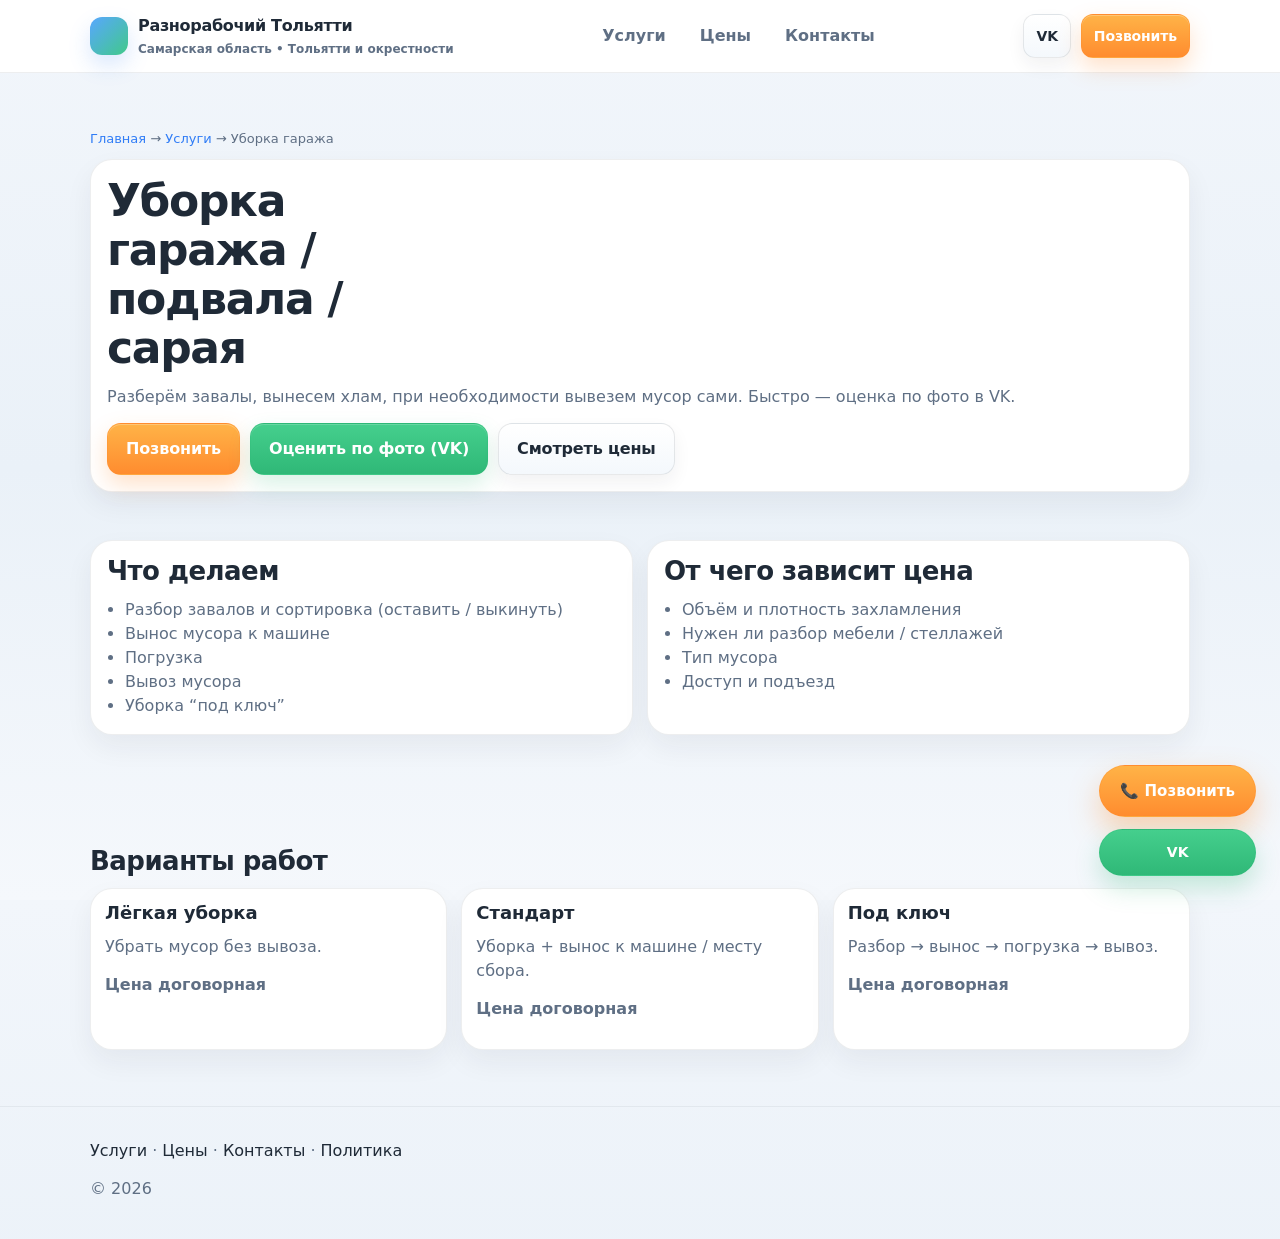
<file: services/uborka-garazha/index.html>
<!-- services/uborka-garazha/index.html -->

<!doctype html>
<html lang="ru">

<head>
    <meta charset="utf-8" />
    <meta name="viewport" content="width=device-width,initial-scale=1" />

    <title>Уборка гаража и подвала в Тольятти — вынос и вывоз</title>

    <meta name="description"
        content="Уборка гаража, подвала, сарая, кладовки в Тольятти и окрестностях: разбор завалов, вынос хлама, погрузка и вывоз." />

    <link rel="icon" href="../../favicon.svg" type="image/svg+xml" />
    <meta name="theme-color" content="#0b1220" />

    <meta property="og:title" content="Уборка гаража и подвала в Тольятти — вынос и вывоз" />
    <meta property="og:description"
        content="Разбор завалов, вынос хлама и вывоз мусора из гаража или подвала. Быстрая оценка по фото." />
    <meta property="og:type" content="website" />
    <meta property="og:url" content="https://maximyumakov.github.io/tolyatti-worker/services/uborka-garazha/" />
    <meta property="og:locale" content="ru_RU" />

    <link rel="stylesheet" href="../../assets/css/style.css" />

    <script type="application/ld+json">
{
 "@context": "https://schema.org",
 "@type": "LocalBusiness",
 "name": "Разнорабочий Тольятти",
 "description": "Уборка гаражей, подвалов и сараев. Вынос и вывоз мусора.",
 "areaServed": "Тольятти",
 "telephone": "+7XXXXXXXXXX",
 "email": "mail@example.com",
 "url": "https://maximyumakov.github.io/tolyatti-worker/services/uborka-garazha/",
 "sameAs": [
   "https://vk.com/id1104069924"
 ]
}
</script>

</head>

<body>

    <div id="header"></div>

    <main class="section">

        <div class="container">

            <div class="breadcrumbs">
                <a href="../../">Главная</a> → <a href="../">Услуги</a> → Уборка гаража
            </div>


            <div class="card" style="padding:16px">

                <h1>Уборка гаража / подвала / сарая</h1>

                <p>
                    Разберём завалы, вынесем хлам, при необходимости вывезем мусор сами.
                    Быстро — оценка по фото в VK.
                </p>

                <div style="display:flex; gap:10px; flex-wrap:wrap; margin-top:10px">

                    <a class="btn btn-primary" data-phone-href href="#">
                        Позвонить
                    </a>

                    <a class="btn btn-green" data-tg-photo href="#" rel="noopener">
                        Оценить по фото (VK)
                    </a>

                    <a class="btn" href="../../prices/">
                        Смотреть цены
                    </a>

                </div>

            </div>


            <div class="section-sm"></div>


            <div class="grid grid-2">

                <div class="card" style="padding:16px">

                    <h2>Что делаем</h2>

                    <ul>
                        <li>Разбор завалов и сортировка (оставить / выкинуть)</li>
                        <li>Вынос мусора к машине</li>
                        <li>Погрузка</li>
                        <li>Вывоз мусора</li>
                        <li>Уборка “под ключ”</li>
                    </ul>

                </div>


                <div class="card" style="padding:16px">

                    <h2>От чего зависит цена</h2>

                    <ul>
                        <li>Объём и плотность захламления</li>
                        <li>Нужен ли разбор мебели / стеллажей</li>
                        <li>Тип мусора</li>
                        <li>Доступ и подъезд</li>
                    </ul>

                </div>

            </div>


            <div class="section"></div>


            <h2>Варианты работ</h2>

            <div class="grid grid-3">

                <div class="card" style="padding:14px">

                    <h3>Лёгкая уборка</h3>

                    <p>
                        Убрать мусор без вывоза.
                    </p>

                    <p><strong>Цена договорная</strong></p>

                </div>


                <div class="card" style="padding:14px">

                    <h3>Стандарт</h3>

                    <p>
                        Уборка + вынос к машине / месту сбора.
                    </p>

                    <p><strong>Цена договорная</strong></p>

                </div>


                <div class="card" style="padding:14px">

                    <h3>Под ключ</h3>

                    <p>
                        Разбор → вынос → погрузка → вывоз.
                    </p>

                    <p><strong>Цена договорная</strong></p>

                </div>

            </div>


        </div>

    </main>

    <div id="footer"></div>

    <script src="../../assets/js/layout.js"></script>
    <script src="../../assets/js/main.js"></script>

</body>

</html>
</file>
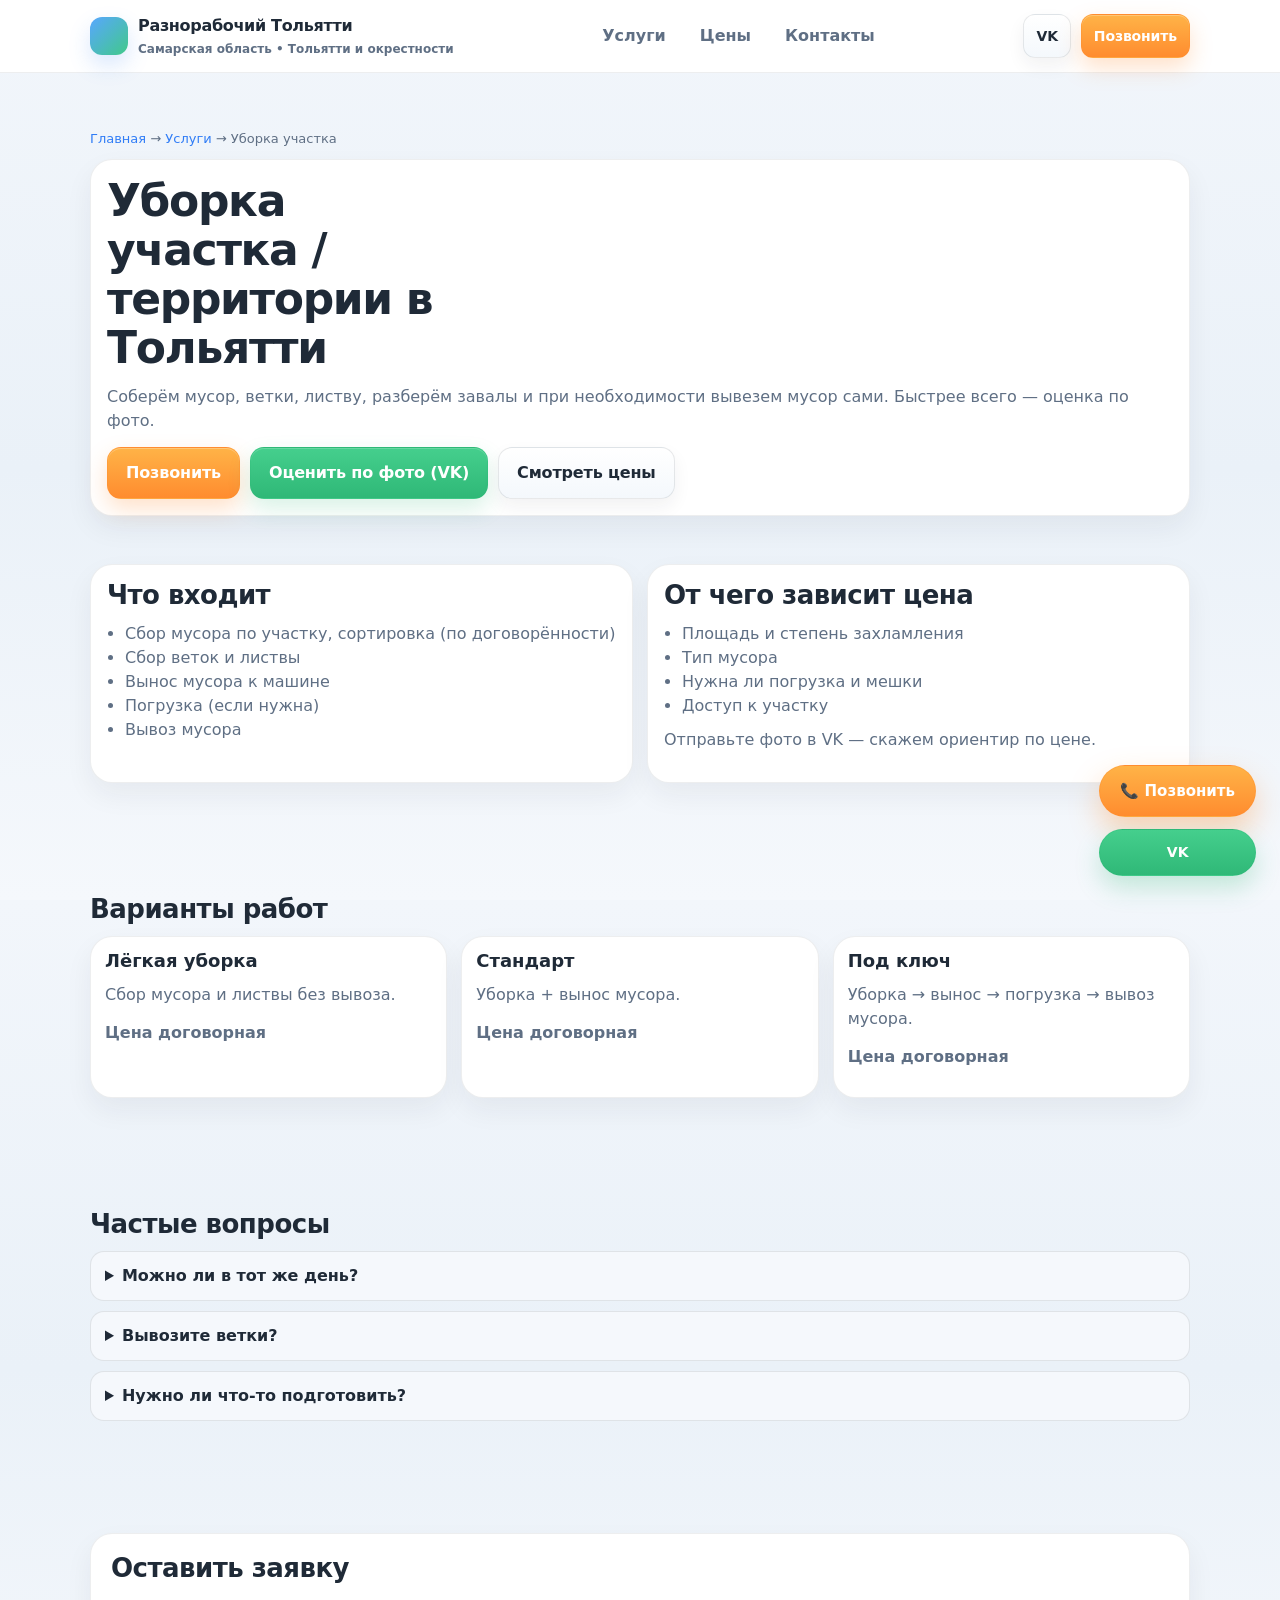
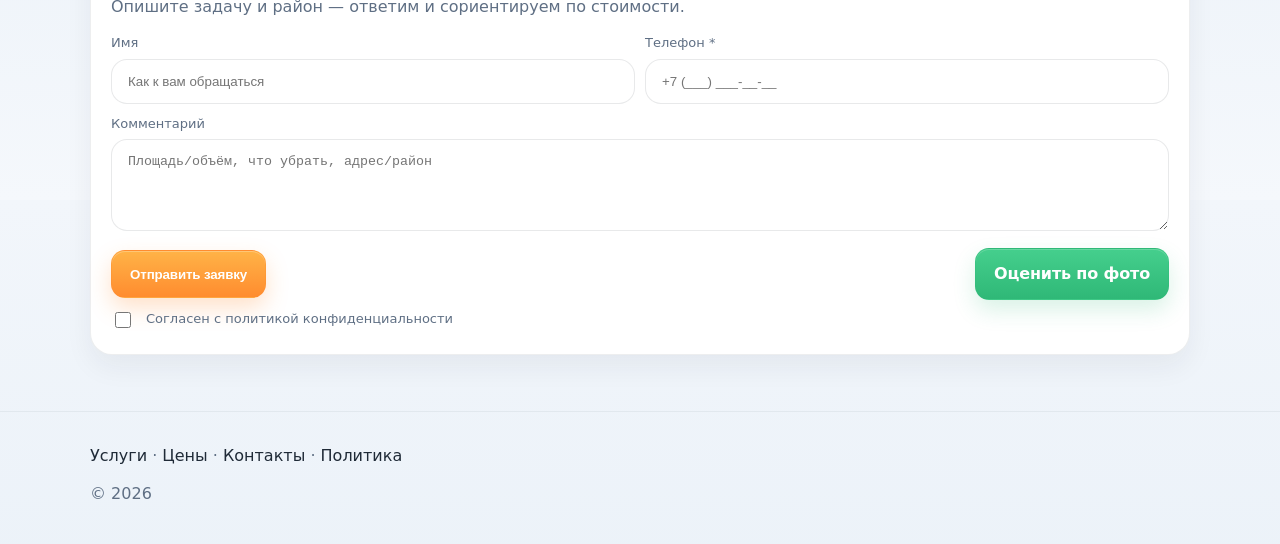
<file: services/uborka-uchastka/index.html>
<!-- services/uborka-uchastka/index.html -->

<!doctype html>
<html lang="ru">

<head>
    <meta charset="utf-8" />
    <meta name="viewport" content="width=device-width,initial-scale=1" />

    <title>Уборка участка в Тольятти — расчистка и вывоз мусора</title>

    <meta name="description"
        content="Уборка участка и территории в Тольятти и окрестностях: сбор мусора, веток, листвы, вынос и вывоз. Оценка по фото в VK." />

    <link rel="icon" href="../../favicon.svg" type="image/svg+xml" />
    <meta name="theme-color" content="#0b1220" />

    <meta property="og:title" content="Уборка участка в Тольятти — расчистка и вывоз мусора" />
    <meta property="og:description"
        content="Сбор мусора, веток, листвы, вынос и вывоз с участка. Быстрая оценка по фото в VK." />
    <meta property="og:type" content="website" />
    <meta property="og:url" content="https://maximyumakov.github.io/tolyatti-worker/services/uborka-uchastka/" />
    <meta property="og:locale" content="ru_RU" />

    <link rel="stylesheet" href="../../assets/css/style.css" />

    <script type="application/ld+json">
{
 "@context": "https://schema.org",
 "@type": "LocalBusiness",
 "name": "Разнорабочий Тольятти",
 "description": "Уборка участка, расчистка территории, вынос и вывоз мусора.",
 "areaServed": "Тольятти",
 "telephone": "+7XXXXXXXXXX",
 "email": "mail@example.com",
 "url": "https://maximyumakov.github.io/tolyatti-worker/services/uborka-uchastka/",
 "sameAs": [
   "https://vk.com/id1104069924"
 ]
}
</script>

</head>

<body>

    <div id="header"></div>

    <main class="section">
        <div class="container">

            <div class="breadcrumbs">
                <a href="../../">Главная</a> →
                <a href="../">Услуги</a> →
                Уборка участка
            </div>

            <div class="card" style="padding:16px">
                <h1>Уборка участка / территории в Тольятти</h1>

                <p>
                    Соберём мусор, ветки, листву, разберём завалы и при необходимости вывезем мусор сами.
                    Быстрее всего — оценка по фото.
                </p>

                <div style="display:flex; gap:10px; flex-wrap:wrap; margin-top:10px">
                    <a class="btn btn-primary" data-phone-href href="#">Позвонить</a>
                    <a class="btn btn-green" data-tg-photo href="#" rel="noopener">Оценить по фото (VK)</a>
                    <a class="btn" href="../../prices/">Смотреть цены</a>
                </div>
            </div>

            <div class="section-sm"></div>

            <div class="grid grid-2">
                <div class="card" style="padding:16px">
                    <h2>Что входит</h2>
                    <ul>
                        <li>Сбор мусора по участку, сортировка (по договорённости)</li>
                        <li>Сбор веток и листвы</li>
                        <li>Вынос мусора к машине</li>
                        <li>Погрузка (если нужна)</li>
                        <li>Вывоз мусора</li>
                    </ul>
                </div>

                <div class="card" style="padding:16px">
                    <h2>От чего зависит цена</h2>
                    <ul>
                        <li>Площадь и степень захламления</li>
                        <li>Тип мусора</li>
                        <li>Нужна ли погрузка и мешки</li>
                        <li>Доступ к участку</li>
                    </ul>
                    <p style="margin-top:10px">Отправьте фото в VK — скажем ориентир по цене.</p>
                </div>
            </div>

            <div class="section"></div>

            <h2>Варианты работ</h2>
            <div class="grid grid-3">
                <div class="card" style="padding:14px">
                    <h3>Лёгкая уборка</h3>
                    <p>Сбор мусора и листвы без вывоза.</p>
                    <p><strong>Цена договорная</strong></p>
                </div>

                <div class="card" style="padding:14px">
                    <h3>Стандарт</h3>
                    <p>Уборка + вынос мусора.</p>
                    <p><strong>Цена договорная</strong></p>
                </div>

                <div class="card" style="padding:14px">
                    <h3>Под ключ</h3>
                    <p>Уборка → вынос → погрузка → вывоз мусора.</p>
                    <p><strong>Цена договорная</strong></p>
                </div>
            </div>

            <div class="section"></div>

            <h2>Частые вопросы</h2>
            <div class="faq">
                <details>
                    <summary>Можно ли в тот же день?</summary>
                    <p>По договорённости. Напишите в VK — уточним возможность и время.</p>
                </details>
                <details>
                    <summary>Вывозите ветки?</summary>
                    <p>Да, вывозим сами.</p>
                </details>
                <details>
                    <summary>Нужно ли что-то подготовить?</summary>
                    <p>Обычно нет. Если есть вещи оставить — скажите заранее.</p>
                </details>
            </div>

            <div class="section"></div>

            <div class="card form">
                <h2>Оставить заявку</h2>
                <p>Опишите задачу и район — ответим и сориентируем по стоимости.</p>

                <form data-lead-form>
                    <input type="text" name="company" tabindex="-1" autocomplete="off" style="display:none" />

                    <div class="form__row">
                        <div>
                            <label for="plot-name">Имя</label>
                            <input class="input" id="plot-name" type="text" name="name"
                                placeholder="Как к вам обращаться" />
                        </div>
                        <div>
                            <label for="plot-phone">Телефон *</label>
                            <input class="input" id="plot-phone" type="tel" name="phone" placeholder="+7 ..."
                                required />
                        </div>
                    </div>

                    <div style="margin-top:10px">
                        <label for="plot-comment">Комментарий</label>
                        <textarea id="plot-comment" name="comment"
                            placeholder="Площадь/объём, что убрать, адрес/район"></textarea>
                    </div>

                    <div class="form__actions">
                        <button class="btn btn-primary" type="submit">Отправить заявку</button>
                        <a class="btn btn-green" data-tg-photo href="#" rel="noopener">Оценить по фото</a>
                    </div>

                    <div class="check" style="margin-top:10px">
                        <input type="checkbox" name="agree" id="agree3" required />
                        <label for="agree3">
                            Согласен с <a href="../../privacy/">политикой конфиденциальности</a>
                        </label>
                    </div>
                </form>
            </div>

        </div>
    </main>

    <div id="footer"></div>

    <script src="../../assets/js/layout.js"></script>
    <script src="../../assets/js/main.js"></script>
</body>

</html>
</file>
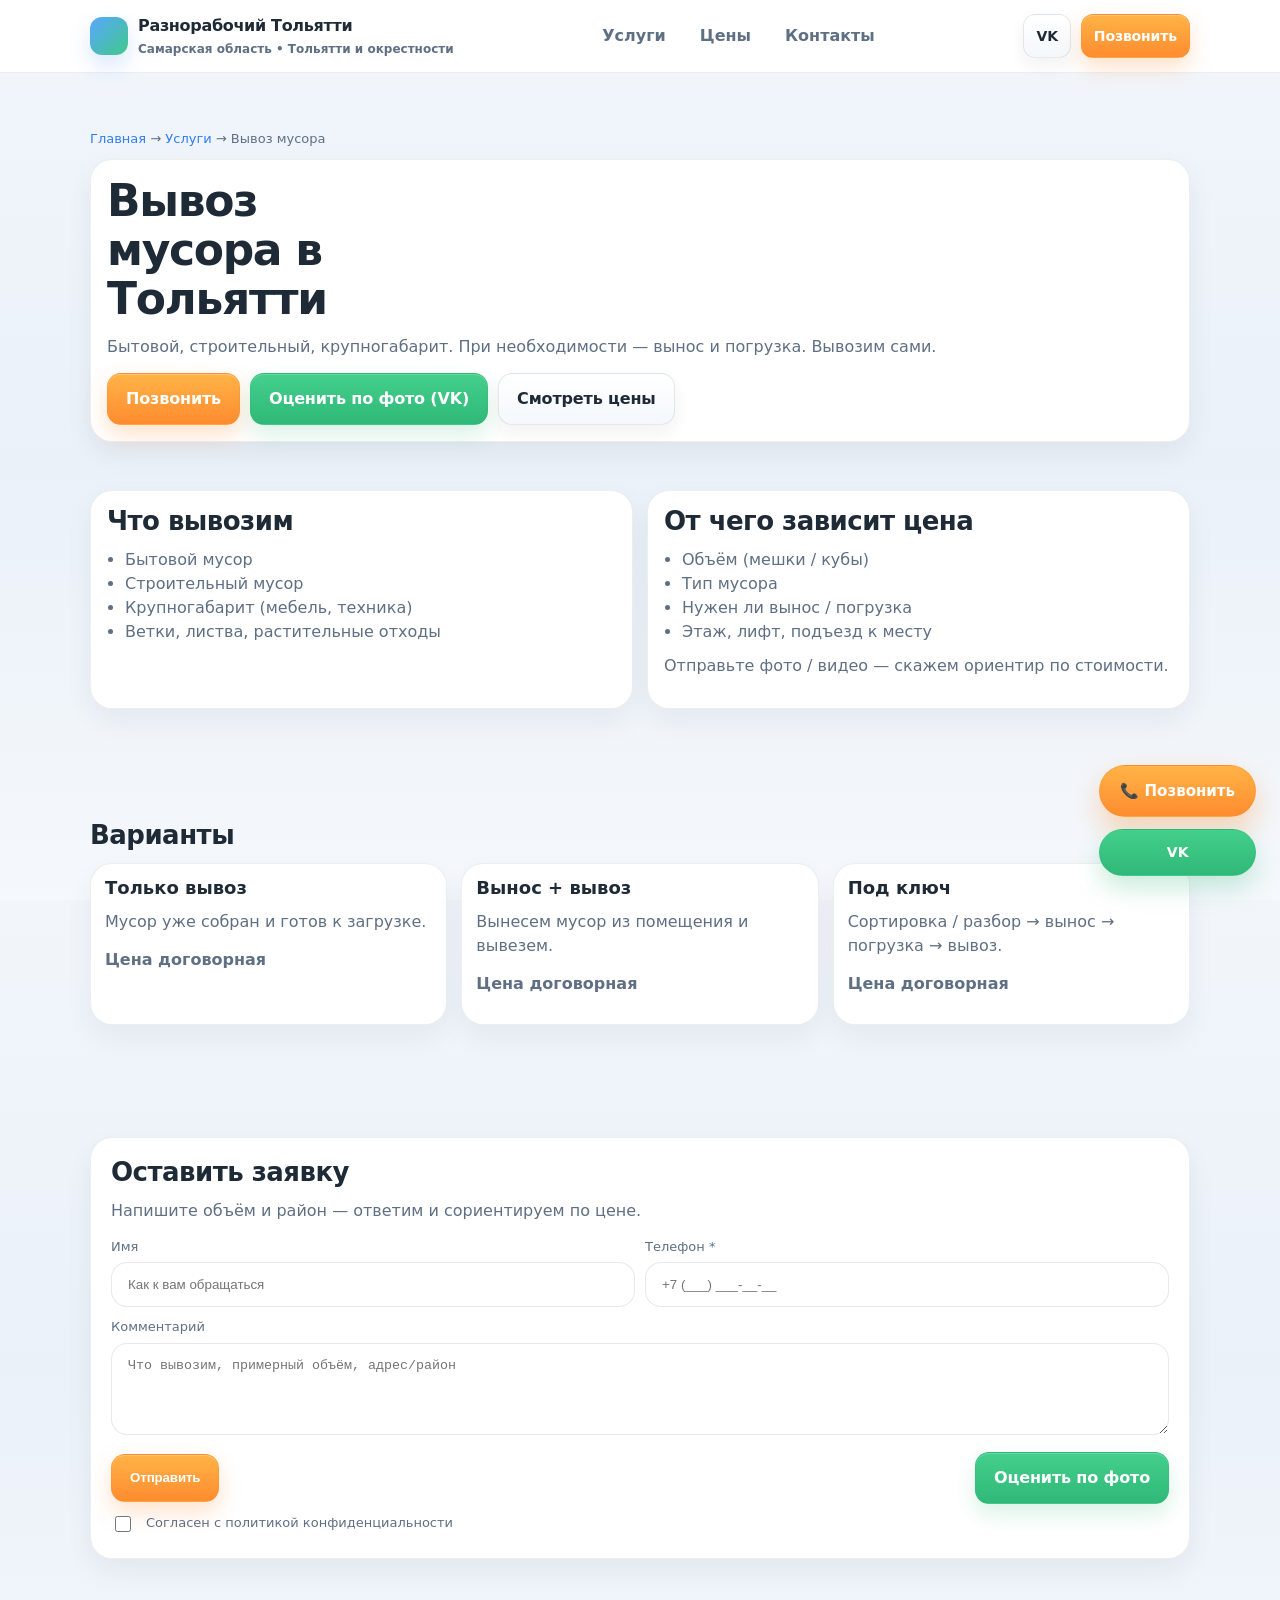
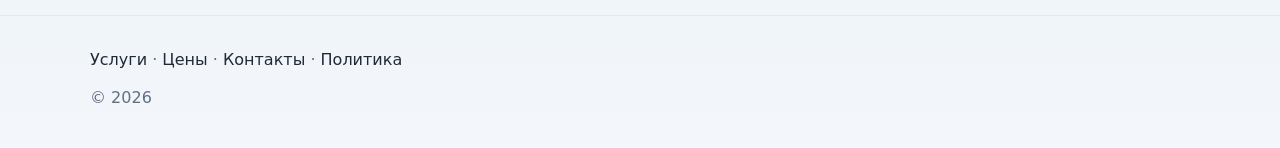
<file: services/vyvoz-musora/index.html>
<!-- services/vyvoz-musora/index.html -->

<!doctype html>
<html lang="ru">

<head>
    <meta charset="utf-8" />
    <meta name="viewport" content="width=device-width,initial-scale=1" />

    <title>Вывоз мусора в Тольятти — с погрузкой</title>

    <meta name="description"
        content="Вывоз бытового, строительного и крупногабаритного мусора в Тольятти и окрестностях. Погрузка, вынос и вывоз — под ключ." />

    <link rel="icon" href="../../favicon.svg" type="image/svg+xml" />
    <meta name="theme-color" content="#0b1220" />

    <meta property="og:title" content="Вывоз мусора в Тольятти — с погрузкой" />
    <meta property="og:description"
        content="Бытовой, строительный и крупногабаритный мусор. Вынос, погрузка и вывоз." />
    <meta property="og:type" content="website" />
    <meta property="og:url" content="https://maximyumakov.github.io/tolyatti-worker/services/vyvoz-musora/" />
    <meta property="og:locale" content="ru_RU" />

    <link rel="stylesheet" href="../../assets/css/style.css" />

    <script type="application/ld+json">
{
 "@context": "https://schema.org",
 "@type": "LocalBusiness",
 "name": "Разнорабочий Тольятти",
 "description": "Вывоз бытового, строительного и крупногабаритного мусора.",
 "areaServed": "Тольятти",
 "telephone": "+7XXXXXXXXXX",
 "email": "mail@example.com",
 "url": "https://maximyumakov.github.io/tolyatti-worker/services/vyvoz-musora/",
 "sameAs": [
   "https://vk.com/id1104069924"
 ]
}
</script>

</head>

<body>

    <div id="header"></div>

    <main class="section">

        <div class="container">

            <div class="breadcrumbs">
                <a href="../../">Главная</a> → <a href="../">Услуги</a> → Вывоз мусора
            </div>


            <div class="card" style="padding:16px">

                <h1>Вывоз мусора в Тольятти</h1>

                <p>
                    Бытовой, строительный, крупногабарит.
                    При необходимости — вынос и погрузка.
                    Вывозим сами.
                </p>

                <div style="display:flex; gap:10px; flex-wrap:wrap; margin-top:10px">

                    <a class="btn btn-primary" data-phone-href href="#">
                        Позвонить
                    </a>

                    <a class="btn btn-green" data-tg-photo href="#" rel="noopener">
                        Оценить по фото (VK)
                    </a>

                    <a class="btn" href="../../prices/">
                        Смотреть цены
                    </a>

                </div>

            </div>


            <div class="section-sm"></div>


            <div class="grid grid-2">

                <div class="card" style="padding:16px">

                    <h2>Что вывозим</h2>

                    <ul>
                        <li>Бытовой мусор</li>
                        <li>Строительный мусор</li>
                        <li>Крупногабарит (мебель, техника)</li>
                        <li>Ветки, листва, растительные отходы</li>
                    </ul>

                </div>


                <div class="card" style="padding:16px">

                    <h2>От чего зависит цена</h2>

                    <ul>
                        <li>Объём (мешки / кубы)</li>
                        <li>Тип мусора</li>
                        <li>Нужен ли вынос / погрузка</li>
                        <li>Этаж, лифт, подъезд к месту</li>
                    </ul>

                    <p style="margin-top:10px">
                        Отправьте фото / видео — скажем ориентир по стоимости.
                    </p>

                </div>

            </div>


            <div class="section"></div>


            <h2>Варианты</h2>

            <div class="grid grid-3">

                <div class="card" style="padding:14px">

                    <h3>Только вывоз</h3>

                    <p>
                        Мусор уже собран и готов к загрузке.
                    </p>

                    <p><strong>Цена договорная</strong></p>

                </div>


                <div class="card" style="padding:14px">

                    <h3>Вынос + вывоз</h3>

                    <p>
                        Вынесем мусор из помещения и вывезем.
                    </p>

                    <p><strong>Цена договорная</strong></p>

                </div>


                <div class="card" style="padding:14px">

                    <h3>Под ключ</h3>

                    <p>
                        Сортировка / разбор → вынос → погрузка → вывоз.
                    </p>

                    <p><strong>Цена договорная</strong></p>

                </div>

            </div>


            <div class="section"></div>


            <div class="card form">

                <h2>Оставить заявку</h2>

                <p>
                    Напишите объём и район — ответим и сориентируем по цене.
                </p>

                <form data-lead-form>

                    <input type="text" name="company" tabindex="-1" autocomplete="off" style="display:none" />

                    <div class="form__row">

                        <div>
                            <label for="trash-name">Имя</label>
                            <input class="input" id="trash-name" type="text" name="name"
                                placeholder="Как к вам обращаться" />
                        </div>

                        <div>
                            <label for="trash-phone">Телефон *</label>
                            <input class="input" id="trash-phone" type="tel" name="phone" placeholder="+7 ..."
                                required />
                        </div>

                    </div>

                    <div style="margin-top:10px">

                        <label for="trash-comment">Комментарий</label>

                        <textarea id="trash-comment" name="comment"
                            placeholder="Что вывозим, примерный объём, адрес/район"></textarea>

                    </div>

                    <div class="form__actions">

                        <button class="btn btn-primary" type="submit">
                            Отправить
                        </button>

                        <a class="btn btn-green" data-tg-photo href="#" rel="noopener">
                            Оценить по фото
                        </a>

                    </div>

                    <div class="check" style="margin-top:10px">

                        <input type="checkbox" name="agree" id="agreeTrash" required />

                        <label for="agreeTrash">
                            Согласен с <a href="../../privacy/">политикой конфиденциальности</a>
                        </label>

                    </div>

                </form>

            </div>


        </div>

    </main>


    <div id="footer"></div>

    <script src="../../assets/js/layout.js"></script>
    <script src="../../assets/js/main.js"></script>

</body>

</html>
</file>
<file: assets/css/style.css>
/* assets/css/style.css */
:root {
    --bg: #eef3f8;
    --bg-soft: #f7f9fc;
    --card: #ffffff;
    --card-2: #f8fbff;
    --surface: #f5f8fc;
    --surface-2: #ffffff;

    --text: #1f2a37;
    --muted: #5f6f84;

    --line: rgba(31, 42, 55, 0.10);
    --line-strong: rgba(31, 42, 55, 0.16);

    --accent: #2f7cf6;
    --accent2: #2fb877;

    --shadow: 0 10px 26px rgba(31, 42, 55, 0.08);

    --radius: 18px;
    --container: 1100px;

    --fs-1: 32px;
    --fs-2: 22px;
    --fs-3: 18px;
    --fs-4: 16px;
    --fs-5: 14px;
}

* {
    box-sizing: border-box;
}

html,
body {
    height: 100%;
}

body {
    margin: 0;
    font-family: system-ui, -apple-system, Segoe UI, Roboto, Arial, sans-serif;
    background: linear-gradient(180deg, #f2f6fb 0%, #eaf1f8 52%, #f5f8fc 100%);
    background-color: var(--bg);
    color: var(--text);
    line-height: 1.5;
}

a {
    color: inherit;
    text-decoration: none;
}

img {
    max-width: 100%;
    height: auto;
    display: block;
}

.container {
    width: min(100% - 32px, var(--container));
    margin: 0 auto;
}

.section {
    padding: 56px 0;
}

.section-sm {
    padding: 24px 0;
}

.card {
    background: #ffffff;
    background-color: #ffffff;
    border: 1px solid rgba(31, 42, 55, 0.08);
    border-radius: 22px;
    box-shadow: 0 12px 28px rgba(31, 42, 55, 0.06);
}

.pill {
    display: inline-flex;
    gap: 8px;
    align-items: center;
    padding: 8px 12px;
    border-radius: 999px;
    border: 1px solid rgba(47, 124, 246, 0.14);
    background: #f3f8ff;
    color: #4c6483;
    font-size: var(--fs-5);
}

h1,
h2,
h3 {
    margin: 0 0 12px;
    line-height: 1.12;
    color: var(--text);
}

h1 {
    font-size: var(--fs-1);
    letter-spacing: -0.03em;
    font-weight: 900;
    max-width: 11ch;
}

h2 {
    font-size: 26px;
    letter-spacing: -0.02em;
    font-weight: 850;
}

h3 {
    font-size: var(--fs-3);
    font-weight: 800;
}

p {
    margin: 0 0 14px;
    color: var(--muted);
}

ul,
ol {
    margin: 0;
    padding-left: 18px;
    color: var(--muted);
}

.btn {
    display: inline-flex;
    align-items: center;
    justify-content: center;
    gap: 10px;
    padding: 13px 18px;
    min-height: 48px;
    border-radius: 14px;
    border: 1px solid rgba(31, 42, 55, 0.10);
    background: linear-gradient(180deg, #ffffff, #f4f8fc);
    color: var(--text);
    font-weight: 700;
    letter-spacing: -0.01em;
    cursor: pointer;
    transition:
        transform 0.12s ease,
        background 0.2s ease,
        border-color 0.2s ease,
        box-shadow 0.2s ease;
    box-shadow:
        inset 0 1px 0 rgba(255, 255, 255, 0.8),
        0 8px 18px rgba(31, 42, 55, 0.06);
}

.btn:hover {
    transform: translateY(-2px);
    border-color: rgba(31, 42, 55, 0.16);
    box-shadow:
        inset 0 1px 0 rgba(255, 255, 255, 0.9),
        0 10px 22px rgba(31, 42, 55, 0.08);
}

.btn:active {
    transform: translateY(0);
}

.btn-primary {
    background: linear-gradient(180deg, #ffb347, #ff8c2f);
    color: #ffffff;
    border-color: rgba(255, 140, 47, 0.35);
    box-shadow:
        inset 0 1px 0 rgba(255, 255, 255, 0.25),
        0 10px 22px rgba(255, 140, 47, 0.25);
    font-weight: 800;
}

.btn-primary:hover {
    background: linear-gradient(180deg, #ffbe59, #ff953f);
}

.btn-green {
    background: linear-gradient(180deg, #45cf8d, #2fb877);
    color: #ffffff;
    border-color: rgba(47, 184, 119, 0.28);
    box-shadow:
        inset 0 1px 0 rgba(255, 255, 255, 0.18),
        0 10px 22px rgba(47, 184, 119, 0.18);
}

.btn-green:hover {
    background: linear-gradient(180deg, #52d797, #35c17f);
}

.grid {
    display: grid;
    gap: 14px;
}

.grid-2 {
    grid-template-columns: 1fr;
}

.grid-3 {
    grid-template-columns: 1fr;
}

.header {
    position: sticky;
    top: 0;
    z-index: 20;
    backdrop-filter: blur(8px);
    -webkit-backdrop-filter: blur(8px);
    background: rgba(255, 255, 255, 0.94);
    background-color: rgba(255, 255, 255, 0.94);
    border-bottom: 1px solid rgba(31, 42, 55, 0.08);
}

.header__row {
    display: flex;
    align-items: center;
    justify-content: space-between;
    padding: 14px 0;
    gap: 12px;
}

.brand {
    display: flex;
    align-items: center;
    gap: 10px;
}

.brand__logo {
    width: 38px;
    height: 38px;
    border-radius: 12px;
    background: linear-gradient(135deg, #58a7ff, #41c98a);
    box-shadow: 0 10px 22px rgba(47, 124, 246, 0.18);
    flex-shrink: 0;
}

.brand__name {
    font-weight: 800;
    letter-spacing: -0.02em;
    color: var(--text);
}

.brand__sub {
    display: block;
    font-size: 12px;
    color: var(--muted);
    margin-top: 2px;
    font-weight: 600;
}

.nav {
    display: none;
    gap: 14px;
    align-items: center;
    color: var(--muted);
    font-weight: 600;
}

.nav a {
    padding: 8px 10px;
    border-radius: 10px;
}

.nav a:hover {
    background: rgba(47, 124, 246, 0.06);
    color: var(--text);
}

.header__cta {
    display: flex;
    gap: 10px;
    align-items: center;
}

.header__cta .btn {
    padding: 10px 12px;
    border-radius: 12px;
    font-size: 14px;
    min-height: 44px;
}

.hero {
    padding: 26px 0 10px;
}

.hero__wrap {
    padding: 22px;
}

.hero__top {
    display: flex;
    flex-direction: column;
    gap: 18px;
}

.hero__badges {
    display: flex;
    flex-wrap: wrap;
    gap: 10px;
}

.hero__actions {
    display: flex;
    flex-direction: column;
    gap: 10px;
    margin-top: 10px;
}

.hero__note {
    font-size: 14px;
    color: var(--muted);
}

.hero__note a,
.breadcrumbs a {
    color: var(--accent);
}

.kpi {
    display: grid;
    grid-template-columns: 1fr;
    gap: 10px;
    margin-top: 12px;
}

.kpi__item {
    padding: 16px;
    border-radius: 18px;
    border: 1px solid rgba(31, 42, 55, 0.08);
    background: #ffffff;
    background-color: var(--surface);
    box-shadow: 0 12px 28px rgba(31, 42, 55, 0.04);
}

.kpi__title {
    font-weight: 800;
    color: var(--text);
}

.kpi__desc {
    font-size: 13px;
    color: var(--muted);
    margin-top: 4px;
}

.form {
    padding: 20px;
    background: #ffffff;
    background-color: var(--card);
}

.form__row {
    display: grid;
    grid-template-columns: 1fr;
    gap: 10px;
}

.input,
select,
textarea {
    width: 100%;
    padding: 14px 16px;
    border-radius: 16px;
    border: 1px solid rgba(31, 42, 55, 0.10);
    background: #ffffff;
    background-color: var(--surface-2);
    color: var(--text);
    outline: none;
    transition: border-color 0.2s ease, box-shadow 0.2s ease, transform 0.08s ease;
}

.input:focus,
select:focus,
textarea:focus {
    border-color: rgba(47, 124, 246, 0.35);
    box-shadow: 0 0 0 4px rgba(47, 124, 246, 0.10);
}

textarea {
    min-height: 92px;
    resize: vertical;
}

label {
    font-size: 13px;
    color: var(--muted);
    margin-bottom: 6px;
    display: block;
}

.form__actions {
    display: flex;
    flex-direction: column;
    gap: 10px;
    margin-top: 10px;
}

.form__meta {
    font-size: 12px;
    color: var(--muted);
}

.check {
    display: flex;
    gap: 12px;
    align-items: flex-start;
    color: var(--muted);
    font-size: 13px;
    line-height: 1.4;
}

.check input {
    margin-top: 2px;
    width: 16px;
    height: 16px;
    accent-color: var(--accent);
    flex-shrink: 0;
}

.service-card {
    padding: 18px;
    height: 100%;
    display: flex;
    flex-direction: column;
    transition: transform 0.16s ease, border-color 0.2s ease, box-shadow 0.2s ease, background 0.2s ease;
    cursor: pointer;
    background: #ffffff;
}

.service-card:hover {
    transform: translateY(-6px);
    background: #f8fbff;
    border-color: rgba(47, 124, 246, 0.16);
    box-shadow: 0 14px 28px rgba(31, 42, 55, 0.08);
}

.service-card__title {
    font-weight: 800;
    margin-bottom: 8px;
    font-size: 1.08rem;
    line-height: 1.2;
    color: var(--text);
}

.service-card__text {
    font-size: 14px;
    color: var(--muted);
}

.service-card__link {
    margin-top: auto;
    padding-top: 14px;
    display: inline-flex;
    gap: 8px;
    color: var(--accent);
    font-weight: 700;
}

.service-card__icon {
    font-size: 28px;
    margin-bottom: 10px;
    opacity: 0.9;
}

.price-list {
    display: grid;
    gap: 10px;
}

.price-item {
    display: flex;
    justify-content: space-between;
    gap: 10px;
    padding: 12px 14px;
    border-radius: 14px;
    border: 1px solid var(--line);
    background: #ffffff;
    background-color: var(--surface);
}

.price-item span {
    color: var(--muted);
}

.steps {
    display: grid;
    gap: 10px;
}

.step {
    padding: 14px;
}

.step__num {
    width: 34px;
    height: 34px;
    border-radius: 12px;
    display: flex;
    align-items: center;
    justify-content: center;
    background: rgba(47, 124, 246, 0.10);
    border: 1px solid rgba(47, 124, 246, 0.20);
    color: #2f7cf6;
    font-weight: 900;
    margin-bottom: 10px;
}

.faq {
    display: grid;
    gap: 10px;
}

details {
    border: 1px solid var(--line);
    border-radius: 14px;
    background: #ffffff;
    background-color: var(--surface);
    padding: 12px 14px;
}

summary {
    cursor: pointer;
    font-weight: 800;
    color: var(--text);
}

details p {
    margin-top: 10px;
}

.footer {
    border-top: 1px solid rgba(31, 42, 55, 0.06);
    padding: 32px 0 72px;
    color: var(--muted);
    background: transparent;
}

.footer a {
    color: var(--text);
}

.mobile-bar {
    position: fixed;
    left: 0;
    right: 0;
    bottom: 0;
    z-index: 30;
    padding: 10px 12px calc(10px + env(safe-area-inset-bottom));
    background: rgba(255, 255, 255, 0.96);
    background-color: rgba(255, 255, 255, 0.96);
    backdrop-filter: blur(14px);
    -webkit-backdrop-filter: blur(14px);
    border-top: 1px solid rgba(31, 42, 55, 0.08);
    box-shadow: 0 -8px 18px rgba(31, 42, 55, 0.08);
    display: none;
}

.mobile-bar__row {
    display: grid;
    grid-template-columns: 1fr 1fr;
    gap: 10px;
}

.mobile-bar .btn {
    width: 100%;
}

.breadcrumbs {
    color: var(--muted);
    font-size: 13px;
    margin-bottom: 10px;
}

.hero__media {
    display: none;
}

.floating-tg {
    position: fixed;
    right: 22px;
    bottom: 22px;
    z-index: 40;
    display: none;
}

.floating-tg__link {
    display: inline-flex;
    align-items: center;
    gap: 10px;
    min-height: 56px;
    padding: 0 18px;
    border-radius: 999px;
    background: linear-gradient(180deg, #45cf8d, #2fb877);
    color: #ffffff;
    font-weight: 800;
    border: 1px solid rgba(47, 184, 119, 0.20);
    box-shadow: 0 14px 28px rgba(47, 184, 119, 0.18);
}

.floating-tg__icon {
    font-size: 20px;
    line-height: 1;
}

.calc {
    padding: 22px;
}

.calc__head {
    margin-bottom: 18px;
}

.calc__grid {
    display: grid;
    gap: 14px;
    grid-template-columns: 1fr;
}

.calc__result {
    margin-top: 18px;
    padding: 18px;
    border-radius: 18px;
    border: 1px solid rgba(31, 42, 55, 0.08);
    background: #ffffff;
    display: flex;
    flex-direction: column;
    gap: 16px;
}

.calc__label {
    font-size: 13px;
    color: var(--muted);
    margin-bottom: 6px;
}

.calc__price {
    font-size: 32px;
    font-weight: 900;
    line-height: 1;
    letter-spacing: -0.03em;
    color: var(--text);
}

.calc__sub {
    margin-top: 8px;
    color: var(--muted);
    font-size: 14px;
}

.calc__actions {
    display: flex;
    flex-direction: column;
    gap: 10px;
}

.case-card {
    overflow: hidden;
    padding: 0;
}

.case-card__media {
    position: relative;
    min-height: 160px;
    display: flex;
    align-items: center;
    justify-content: center;
    background: linear-gradient(180deg, #dde8f5, #edf3f9);
    border-bottom: 1px solid rgba(31, 42, 55, 0.08);
}

.case-card__media img {
    width: 100%;
    height: 100%;
    min-height: 160px;
    object-fit: cover;
    display: block;
}

.case-card__media--after {
    background: linear-gradient(180deg, #dff1e8, #eef8f3);
}

.case-card__badge {
    position: absolute;
    top: 12px;
    left: 12px;
    padding: 6px 10px;
    border-radius: 999px;
    font-size: 12px;
    font-weight: 800;
    color: var(--text);
    background: rgba(255, 255, 255, 0.92);
    border: 1px solid rgba(31, 42, 55, 0.08);
}

.case-card__placeholder {
    color: #4f6178;
    font-weight: 700;
    text-align: center;
    padding: 16px;
}

.case-card__content {
    padding: 16px 18px 18px;
}

.case-card__title {
    font-weight: 800;
    margin-bottom: 8px;
    font-size: 1.05rem;
    color: var(--text);
}

.case-card__text {
    color: var(--muted);
    font-size: 14px;
}

.review-card {
    padding: 18px;
    display: flex;
    flex-direction: column;
    gap: 12px;
}

.review-card__stars {
    font-size: 18px;
    letter-spacing: 2px;
    color: #f4b400;
}

.review-card__text {
    color: var(--text);
    line-height: 1.6;
}

.review-card__name {
    margin-top: auto;
    color: var(--muted);
    font-size: 14px;
    font-weight: 600;
}

/* mobile */
@media (max-width: 767px) {
    .container {
        width: min(100% - 20px, var(--container));
    }

    .header {
        backdrop-filter: none;
        -webkit-backdrop-filter: none;
        background: rgba(255, 255, 255, 0.98);
        background-color: rgba(255, 255, 255, 0.98);
    }

    .header__row {
        align-items: flex-start;
        gap: 10px;
    }

    .brand {
        min-width: 0;
        flex: 1 1 auto;
        align-items: flex-start;
    }

    .brand__name {
        font-size: 16px;
        line-height: 1.15;
        word-break: break-word;
    }

    .brand__sub {
        font-size: 11px;
        line-height: 1.25;
    }

    .header__cta {
        flex: 0 0 auto;
        gap: 8px;
    }

    .header__cta .btn {
        min-height: 40px;
        padding: 10px 12px;
        font-size: 13px;
        white-space: nowrap;
    }

    .header__cta .btn:first-child {
        display: none;
    }

    .hero__wrap {
        padding: 16px;
    }

    .hero__badges {
        gap: 8px;
    }

    .pill {
        max-width: 100%;
        white-space: normal;
        line-height: 1.2;
    }

    h1 {
        max-width: none;
        font-size: 28px;
        line-height: 1.05;
    }

    .hero__actions {
        width: 100%;
    }

    .hero__actions .btn {
        width: 100%;
    }

    .hero__note {
        font-size: 13px;
        line-height: 1.35;
        word-break: break-word;
    }

    .form {
        padding: 18px;
        border-radius: 20px;
    }

    .form__actions {
        gap: 12px;
    }

    .form__actions .btn {
        width: 100%;
    }

    .check {
        margin-top: 4px;
    }

    .mobile-bar {
        display: block;
        backdrop-filter: none;
        -webkit-backdrop-filter: none;
    }

    .floating-tg {
        display: none !important;
    }
}

/* >= 720px */
@media (min-width: 720px) {
    :root {
        --fs-1: 44px;
    }

    .grid-2 {
        grid-template-columns: 1fr 1fr;
    }

    .grid-3 {
        grid-template-columns: repeat(3, 1fr);
    }

    .nav {
        display: flex;
    }

    .hero__wrap {
        padding: 26px;
    }

    .hero__top {
        gap: 18px;
    }

    .hero__actions {
        flex-direction: row;
    }

    .form__row {
        grid-template-columns: 1fr 1fr;
    }

    .form__actions {
        flex-direction: row;
        align-items: center;
        justify-content: space-between;
    }

    .kpi {
        grid-template-columns: repeat(3, 1fr);
    }

    .calc__grid {
        grid-template-columns: repeat(3, 1fr);
    }

    .calc__actions {
        flex-direction: row;
    }
}

/* >= 1024px */
@media (min-width: 1024px) {
    .hero {
        padding: 42px 0 18px;
    }

    .hero__wrap {
        display: grid;
        grid-template-columns: 1.2fr 0.88fr;
        gap: 22px;
        align-items: start;
        padding: 28px;
    }

    .hero__media {
        display: block;
        padding: 16px;
        border-radius: var(--radius);
        border: 1px solid var(--line);
        background: #ffffff;
        background-color: var(--card);
        min-height: 220px;
    }

    .floating-tg {
        display: block;
    }

    .calc__result {
        flex-direction: row;
        align-items: center;
        justify-content: space-between;
    }

    .calc__price {
        font-size: 40px;
    }

    .footer {
        padding-bottom: 24px;
    }

    /* =========================================
   FLOATING ACTIONS (DESKTOP CALL + VK)
   ========================================= */

    .floating-actions {
        position: fixed;
        right: 24px;
        bottom: 24px;
        z-index: 50;
        display: none;
        flex-direction: column;
        gap: 12px;
    }

    /* CALL BUTTON */

    .floating-call {
        display: inline-flex;
        align-items: center;
        justify-content: center;

        padding: 14px 20px;
        border-radius: 999px;

        background: linear-gradient(180deg, #ffb347, #ff8c2f);
        color: #fff;

        font-weight: 800;
        font-size: 15px;

        border: 1px solid rgba(255, 140, 47, 0.28);

        box-shadow:
            0 14px 30px rgba(255, 140, 47, 0.35);

        animation: callPulse 1.8s infinite;

        transition: transform .15s ease, box-shadow .2s ease;
    }

    .floating-call:hover {
        transform: translateY(-2px);
    }

    /* VK BUTTON */

    .floating-vk {
        display: inline-flex;
        align-items: center;
        justify-content: center;

        padding: 12px 18px;
        border-radius: 999px;

        background: linear-gradient(180deg, #45cf8d, #2fb877);
        color: #fff;

        font-weight: 700;
        font-size: 14px;

        border: 1px solid rgba(47, 184, 119, 0.25);

        box-shadow:
            0 12px 24px rgba(47, 184, 119, 0.25);

        transition: transform .15s ease;
    }

    .floating-vk:hover {
        transform: translateY(-2px);
    }

    /* PULSE ANIMATION */

    @keyframes callPulse {

        0% {
            box-shadow:
                0 14px 30px rgba(255, 140, 47, 0.35),
                0 0 0 0 rgba(255, 140, 47, 0.35);
        }

        70% {
            box-shadow:
                0 14px 30px rgba(255, 140, 47, 0.35),
                0 0 0 18px rgba(255, 140, 47, 0);
        }

        100% {
            box-shadow:
                0 14px 30px rgba(255, 140, 47, 0.35),
                0 0 0 0 rgba(255, 140, 47, 0);
        }
    }

    /* SHOW ON DESKTOP */

    @media (min-width:1024px) {

        .floating-actions {
            display: flex;
        }

    }

    /* HIDE ON MOBILE */

    @media (max-width:767px) {

        .floating-actions {
            display: none !important;
        }

    }
}
</file>
